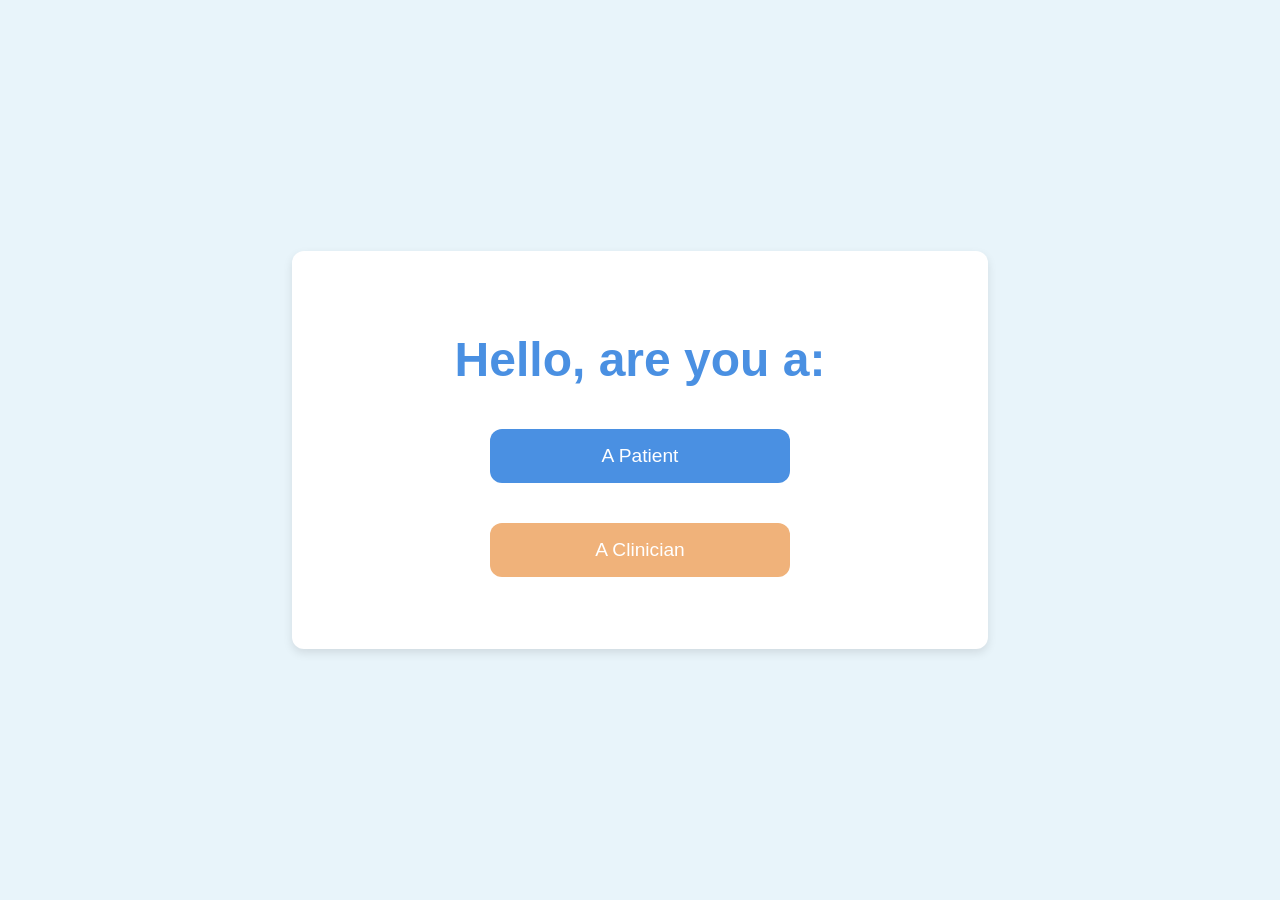
<file: index.html>
<!DOCTYPE html>
<html lang="en">
<head>
    <meta charset="UTF-8">
    <meta name="viewport" content="width=device-width, initial-scale=1.0">
    <title>Welcome to SereneNexus</title>
    <link rel="stylesheet" href="index-page.css">
</head>
<body>
    <div class="container">
        <h1>Hello, are you a:</h1>
        <button id="btn-patient"><a href="patient_login.html">A Patient</a></button>
        <button id="btn-clinician"><a href="clinician_login.html">A Clinician</a></button>
    </div>
    <script src="script.js"></script>
</body>
</html>
</file>
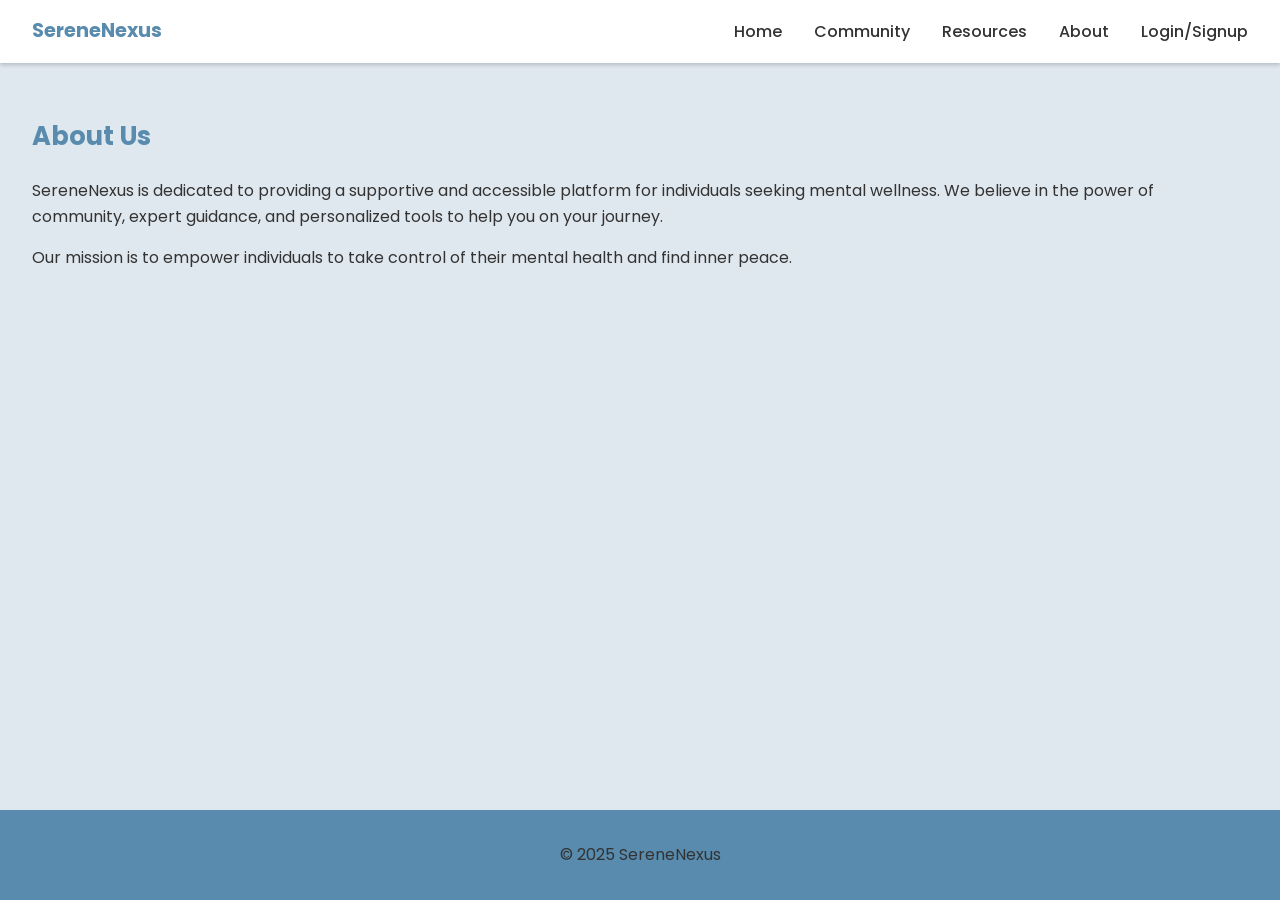
<file: about.html>
<!DOCTYPE html>
<html lang="en">
<head>
    <meta charset="UTF-8">
    <meta name="viewport" content="width=device-width, initial-scale=1.0">
    <title>About - SereneNexus</title>
    <link rel="stylesheet" href="styles.css">
    <link rel="preconnect" href="https://fonts.googleapis.com">
    <link rel="preconnect" href="https://fonts.gstatic.com" crossorigin>
    <link href="https://fonts.googleapis.com/css2?family=Poppins:wght@400;500;600;700&display=swap" rel="stylesheet">
</head>
<body>
    <header>
        <nav>
            <div class="logo">SereneNexus</div>
            <button class="menu-toggle" aria-label="Toggle navigation">
                <span class="bar"></span>
                <span class="bar"></span>
                <span class="bar"></span>
            </button>
            <ul class="nav-links">
                <li><a href="index.html">Home</a></li>
                <li><a href="community.html">Community</a></li>
                <li><a href="resources.html">Resources</a></li>
                <li><a href="about.html">About</a></li>
                <li><a href="login.html">Login/Signup</a></li>
            </ul>
        </nav>
    </header>
    <main>
        <section class="page-content">
            <h1>About Us</h1>
            <p>SereneNexus is dedicated to providing a supportive and accessible platform for individuals seeking mental wellness. We believe in the power of community, expert guidance, and personalized tools to help you on your journey.</p>
            <p>Our mission is to empower individuals to take control of their mental health and find inner peace.</p>
        </section>
    </main>
    <footer>
        <p>&copy; 2025 SereneNexus</p>
    </footer>
    <script src="script.js"></script>
</body>
</html>
</file>
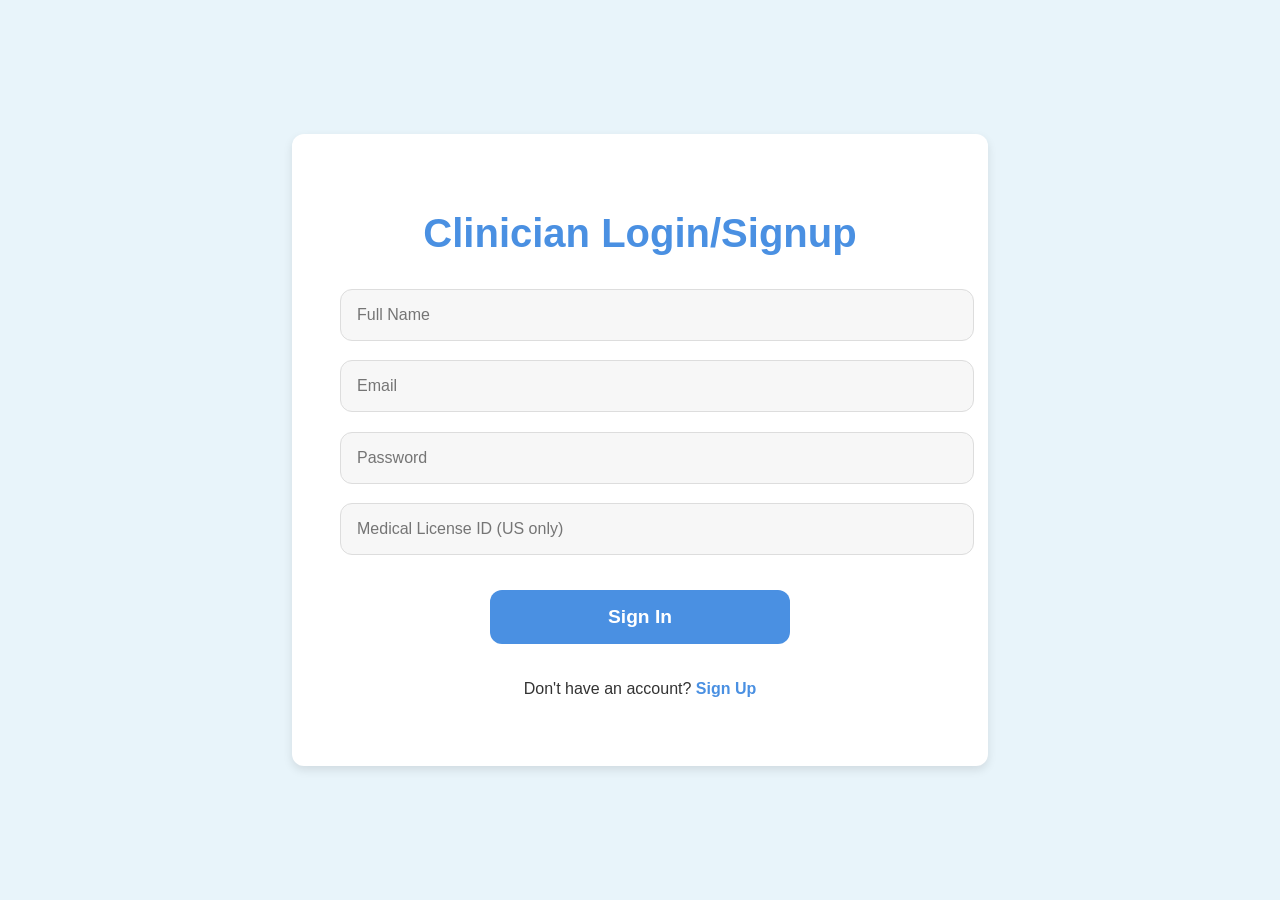
<file: clinician_login.html>
<!DOCTYPE html>
<html lang="en">
<head>
    <meta charset="UTF-8">
    <meta name="viewport" content="width=device-width, initial-scale=1.0">
    <title>Clinician Login</title>
    <link rel="stylesheet" href="login.css">
</head>
<body>
    <div class="container">
        <h1>Clinician Login/Signup</h1>
        <form>
            <input type="text" placeholder="Full Name" required>
            <input type="email" placeholder="Email" required>
            <input type="password" placeholder="Password" required>
            <input type="text" placeholder="Medical License ID (US only)" required>
            <button><a href="app_sections/clinician_sections/clinician-dashboard.html">Sign In</a></button>
            <p>Don't have an account? <a href="#">Sign Up</a></p>
        </form>
    </div>
</body>
</html>
</file>
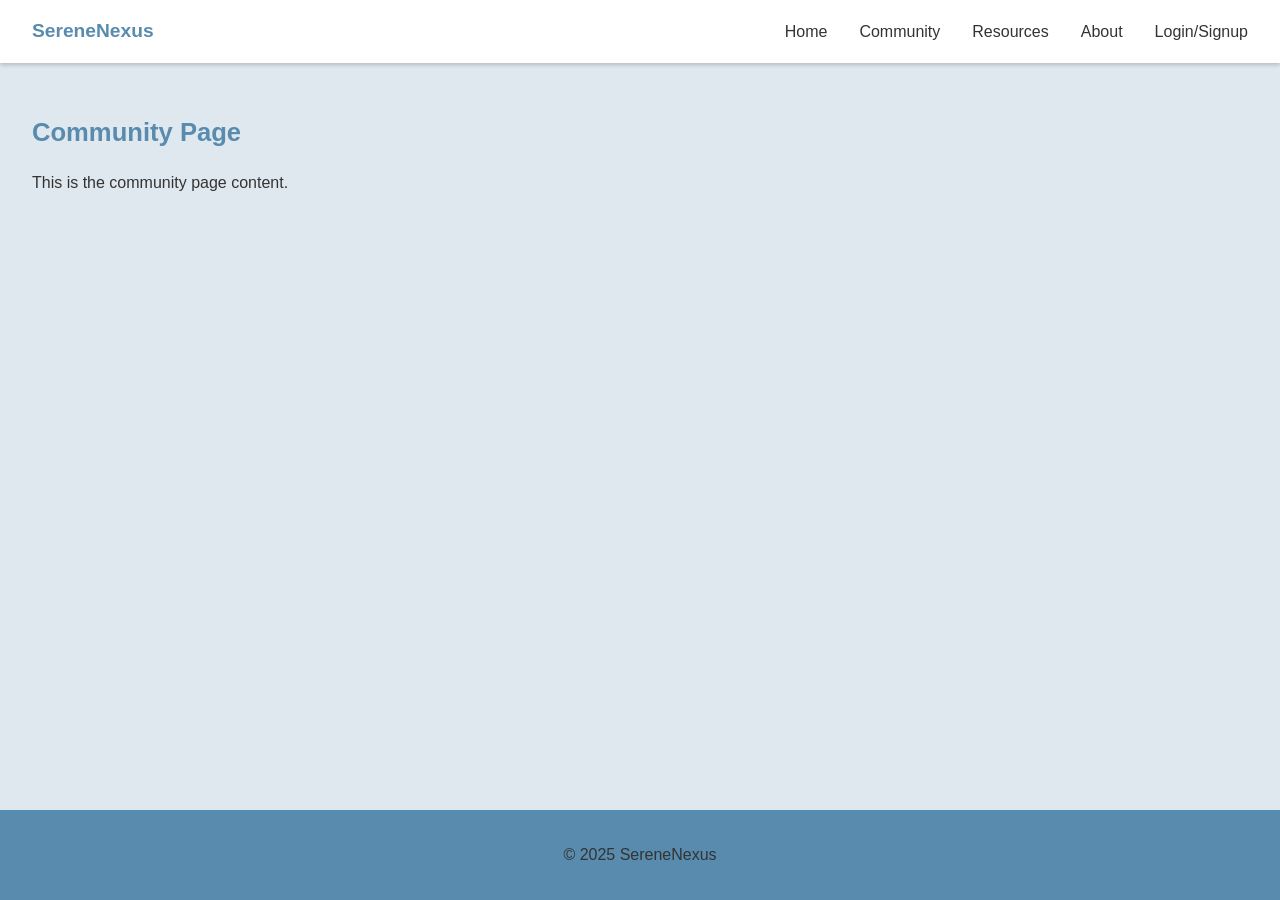
<file: community.html>
<!DOCTYPE html>
<html>
<head>
    <title>Community</title>
    <link rel="stylesheet" href="styles.css">
</head>
<body>
  <header>
        <nav>
            <div class="logo">SereneNexus</div>
            <button class="menu-toggle" aria-label="Toggle navigation">
                <span class="bar"></span>
                <span class="bar"></span>
                <span class="bar"></span>
            </button>
            <ul class="nav-links">
                <li><a href="index.html">Home</a></li>
                <li><a href="community.html">Community</a></li>
                <li><a href="resources.html">Resources</a></li>
                <li><a href="about.html">About</a></li>
                <li><a href="login.html">Login/Signup</a></li>
            </ul>
        </nav>
    </header>
    <main>
        <h1>Community Page</h1>
        <p>This is the community page content.</p>
    </main>
    <footer>
        <p>&copy; 2025 SereneNexus</p>
    </footer>
    <script src="script.js"></script>
</body>
</html>
</file>
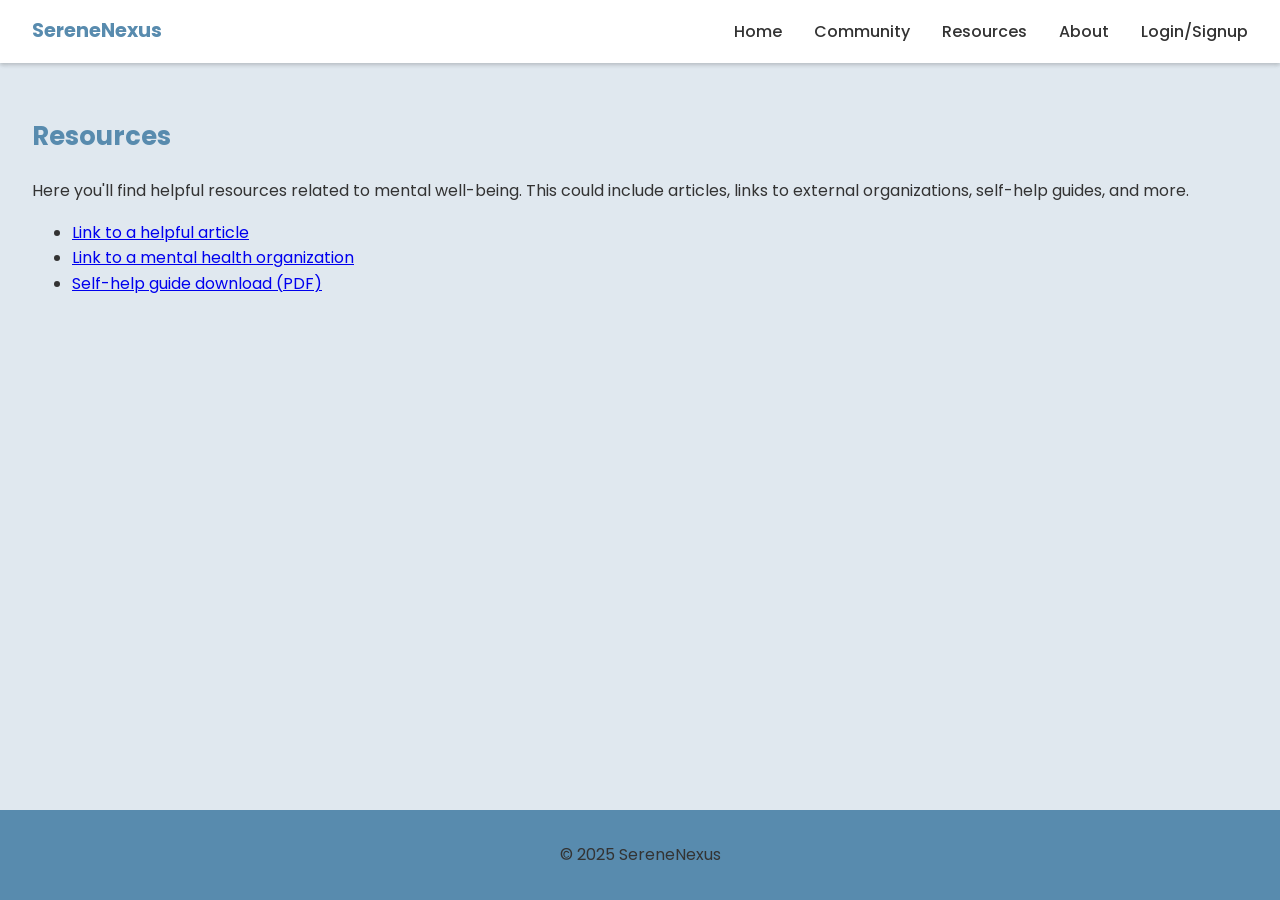
<file: e-learning.html>
<!DOCTYPE html>
<html lang="en">
<head>
    <meta charset="UTF-8">
    <meta name="viewport" content="width=device-width, initial-scale=1.0">
    <title>Resources - SereneNexus</title>
    <link rel="stylesheet" href="styles.css">
    <link rel="preconnect" href="https://fonts.googleapis.com">
    <link rel="preconnect" href="https://fonts.gstatic.com" crossorigin>
    <link href="https://fonts.googleapis.com/css2?family=Poppins:wght@400;500;600;700&display=swap" rel="stylesheet">
</head>
<body>
    <header>
        <nav>
            <div class="logo">SereneNexus</div>
            <button class="menu-toggle" aria-label="Toggle navigation">
                <span class="bar"></span>
                <span class="bar"></span>
                <span class="bar"></span>
            </button>
            <ul class="nav-links">
                <li><a href="index.html">Home</a></li>
                <li><a href="community.html">Community</a></li>
                <li><a href="resources.html">Resources</a></li>
                <li><a href="about.html">About</a></li>
                <li><a href="login.html">Login/Signup</a></li>
            </ul>
        </nav>
    </header>
    <main>
        <section class="page-content">
            <h1>Resources</h1>
            <p>Here you'll find helpful resources related to mental well-being. This could include articles, links to external organizations, self-help guides, and more.</p>
            <ul>
                <li><a href="#">Link to a helpful article</a></li>
                <li><a href="#">Link to a mental health organization</a></li>
                <li><a href="#">Self-help guide download (PDF)</a></li>
                </ul>
        </section>
    </main>
    <footer>
        <p>&copy; 2025 SereneNexus</p>
    </footer>
    <script src="script.js"></script>
</body>
</html>
</file>
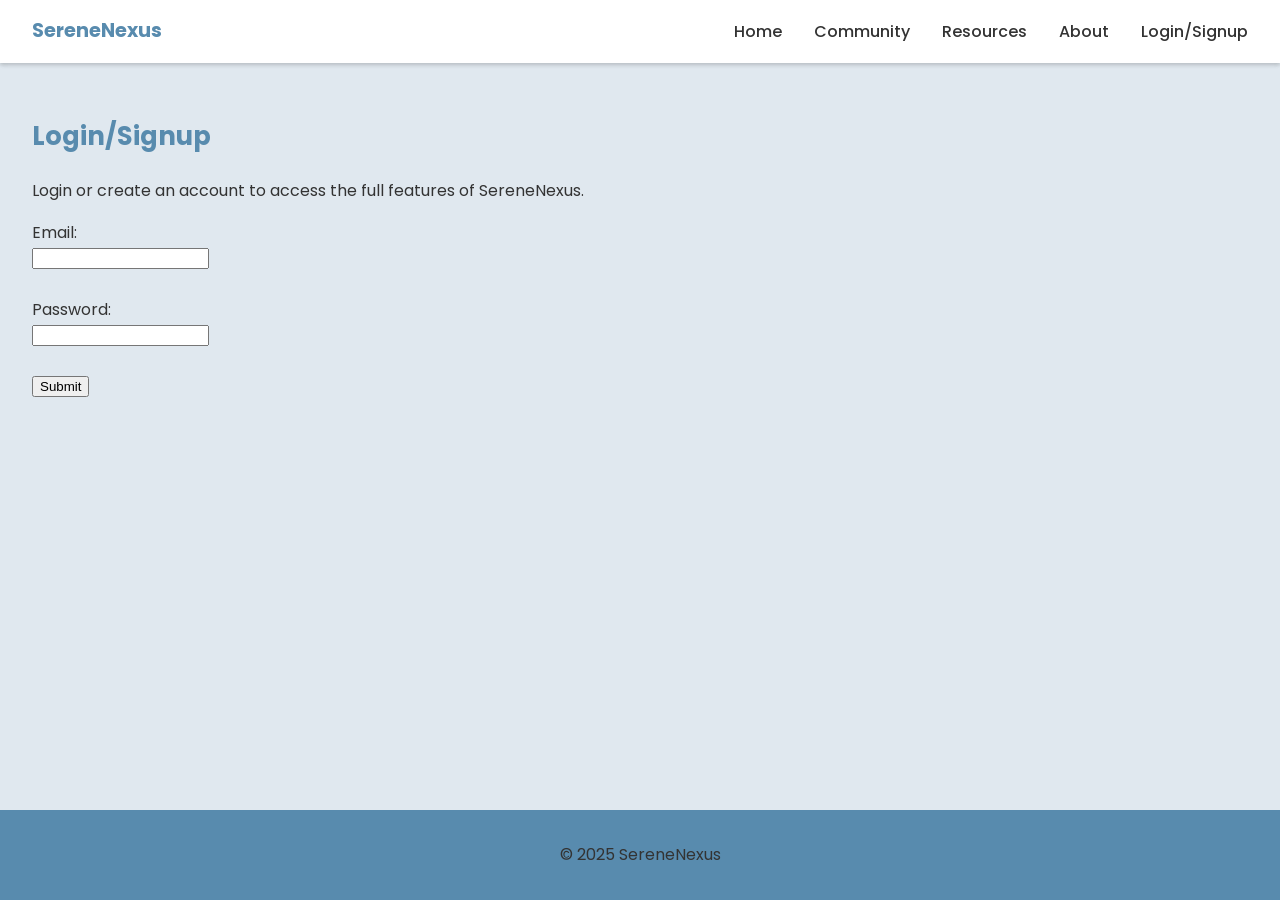
<file: login.html>
<!DOCTYPE html>
<html lang="en">
<head>
    <meta charset="UTF-8">
    <meta name="viewport" content="width=device-width, initial-scale=1.0">
    <title>Login/Signup - SereneNexus</title>
    <link rel="stylesheet" href="styles.css">
    <link rel="preconnect" href="https://fonts.googleapis.com">
    <link rel="preconnect" href="https://fonts.gstatic.com" crossorigin>
    <link href="https://fonts.googleapis.com/css2?family=Poppins:wght@400;500;600;700&display=swap" rel="stylesheet">
</head>
<body>
    <header>
        <nav>
            <div class="logo">SereneNexus</div>
            <button class="menu-toggle" aria-label="Toggle navigation">
                <span class="bar"></span>
                <span class="bar"></span>
                <span class="bar"></span>
            </button>
            <ul class="nav-links">
                <li><a href="index.html">Home</a></li>
                <li><a href="community.html">Community</a></li>
                <li><a href="resources.html">Resources</a></li>
                <li><a href="about.html">About</a></li>
                <li><a href="login.html">Login/Signup</a></li>
            </ul>
        </nav>
    </header>
    <main>
        <section class="page-content">
            <h1>Login/Signup</h1>
            <p>Login or create an account to access the full features of SereneNexus.</p>
            <form>
              <label for="email">Email:</label><br>
              <input type="email" id="email" name="email"><br><br>
              <label for="password">Password:</label><br>
              <input type="password" id="password" name="password"><br><br>
              <input type="submit" value="Submit">
            </form>
        </section>
    </main>
    <footer>
        <p>&copy; 2025 SereneNexus</p>
    </footer>
    <script src="script.js"></script>
</body>
</html>
</file>
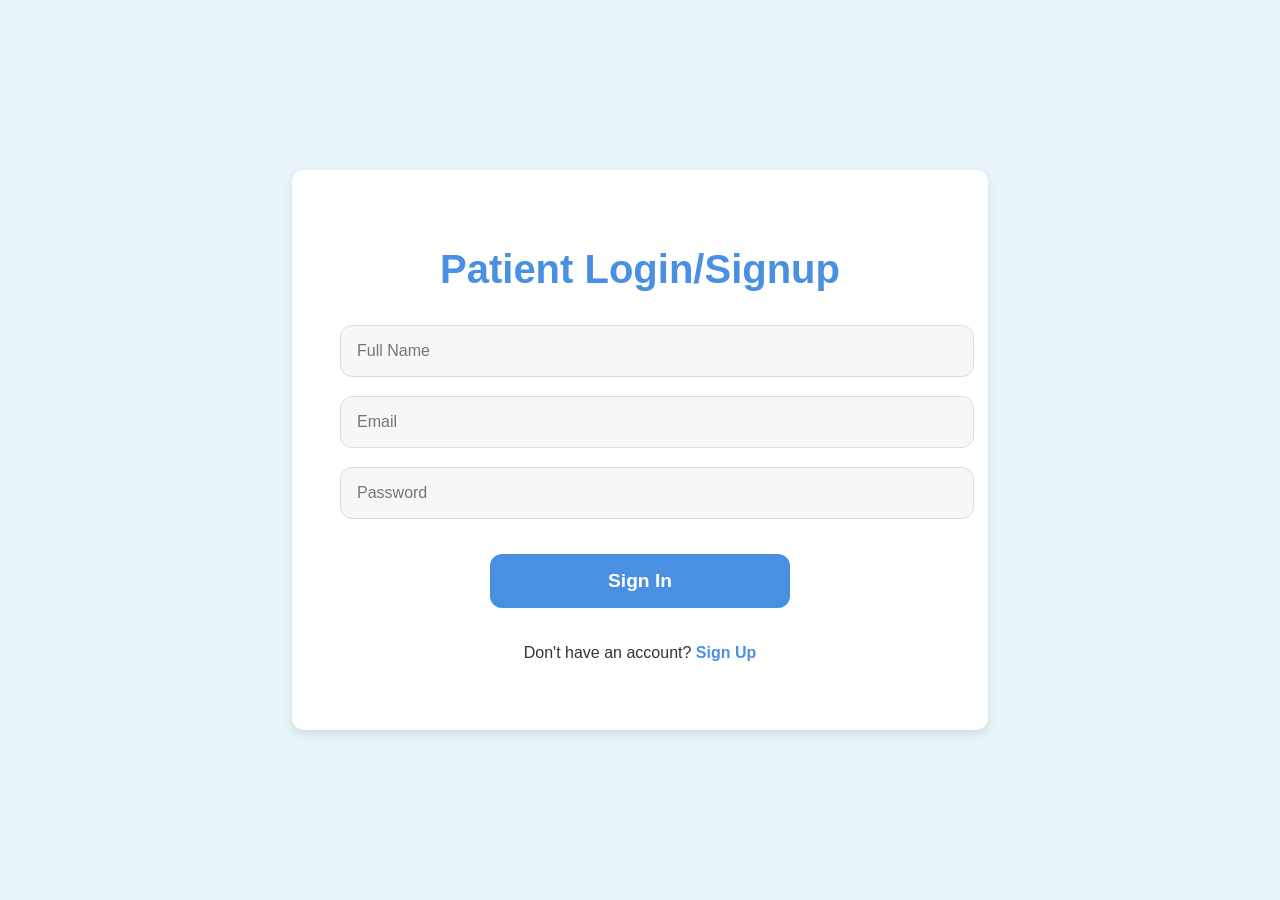
<file: patient_login.html>
<!DOCTYPE html>
<html lang="en">
<head>
    <meta charset="UTF-8">
    <meta name="viewport" content="width=device-width, initial-scale=1.0">
    <title>Patient Login</title>
    <link rel="stylesheet" href="login.css">
</head>
<body>
    <div class="container">
        <h1>Patient Login/Signup</h1>
        <form>
            <input type="text" placeholder="Full Name">
            <input type="email" placeholder="Email" >
            <input type="password" placeholder="Password" >
            <button><a href="app_sections/patient_sections/patient-dashboard.html">Sign In</a></button>
            <p>Don't have an account? <a href="#">Sign Up</a></p>
        </form>
    </div>
</body>
</html>
</file>
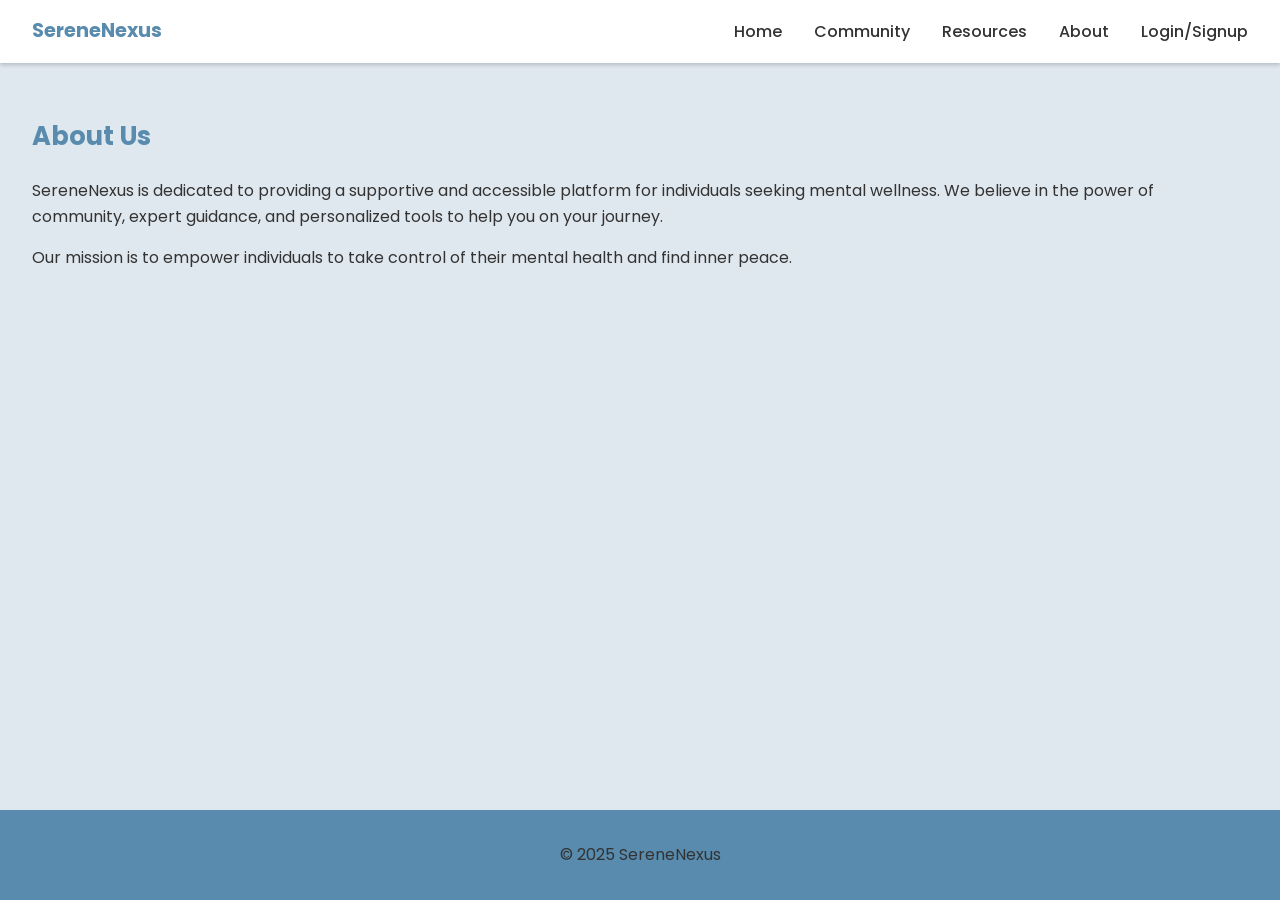
<file: app_sections/about.html>
<!DOCTYPE html>
<html lang="en">
<head>
    <meta charset="UTF-8">
    <meta name="viewport" content="width=device-width, initial-scale=1.0">
    <title>About - SereneNexus</title>
    <link rel="stylesheet" href="../styles.css">
    <link rel="preconnect" href="https://fonts.googleapis.com">
    <link rel="preconnect" href="https://fonts.gstatic.com" crossorigin>
    <link href="https://fonts.googleapis.com/css2?family=Poppins:wght@400;500;600;700&display=swap" rel="stylesheet">
</head>
<body>
    <header>
        <nav>
            <div class="logo">SereneNexus</div>
            <button class="menu-toggle" aria-label="Toggle navigation">
                <span class="bar"></span>
                <span class="bar"></span>
                <span class="bar"></span>
            </button>
            <ul class="nav-links">
                <li><a href="index.html">Home</a></li>
                <li><a href="community.html">Community</a></li>
                <li><a href="resources.html">Resources</a></li>
                <li><a href="about.html">About</a></li>
                <li><a href="login.html">Login/Signup</a></li>
            </ul>
        </nav>
    </header>
    <main>
        <section class="page-content">
            <h1>About Us</h1>
            <p>SereneNexus is dedicated to providing a supportive and accessible platform for individuals seeking mental wellness. We believe in the power of community, expert guidance, and personalized tools to help you on your journey.</p>
            <p>Our mission is to empower individuals to take control of their mental health and find inner peace.</p>
        </section>
    </main>
    <footer>
        <p>&copy; 2025 SereneNexus</p>
    </footer>
    <script src="../script.js"></script>
</body>
</html>
</file>
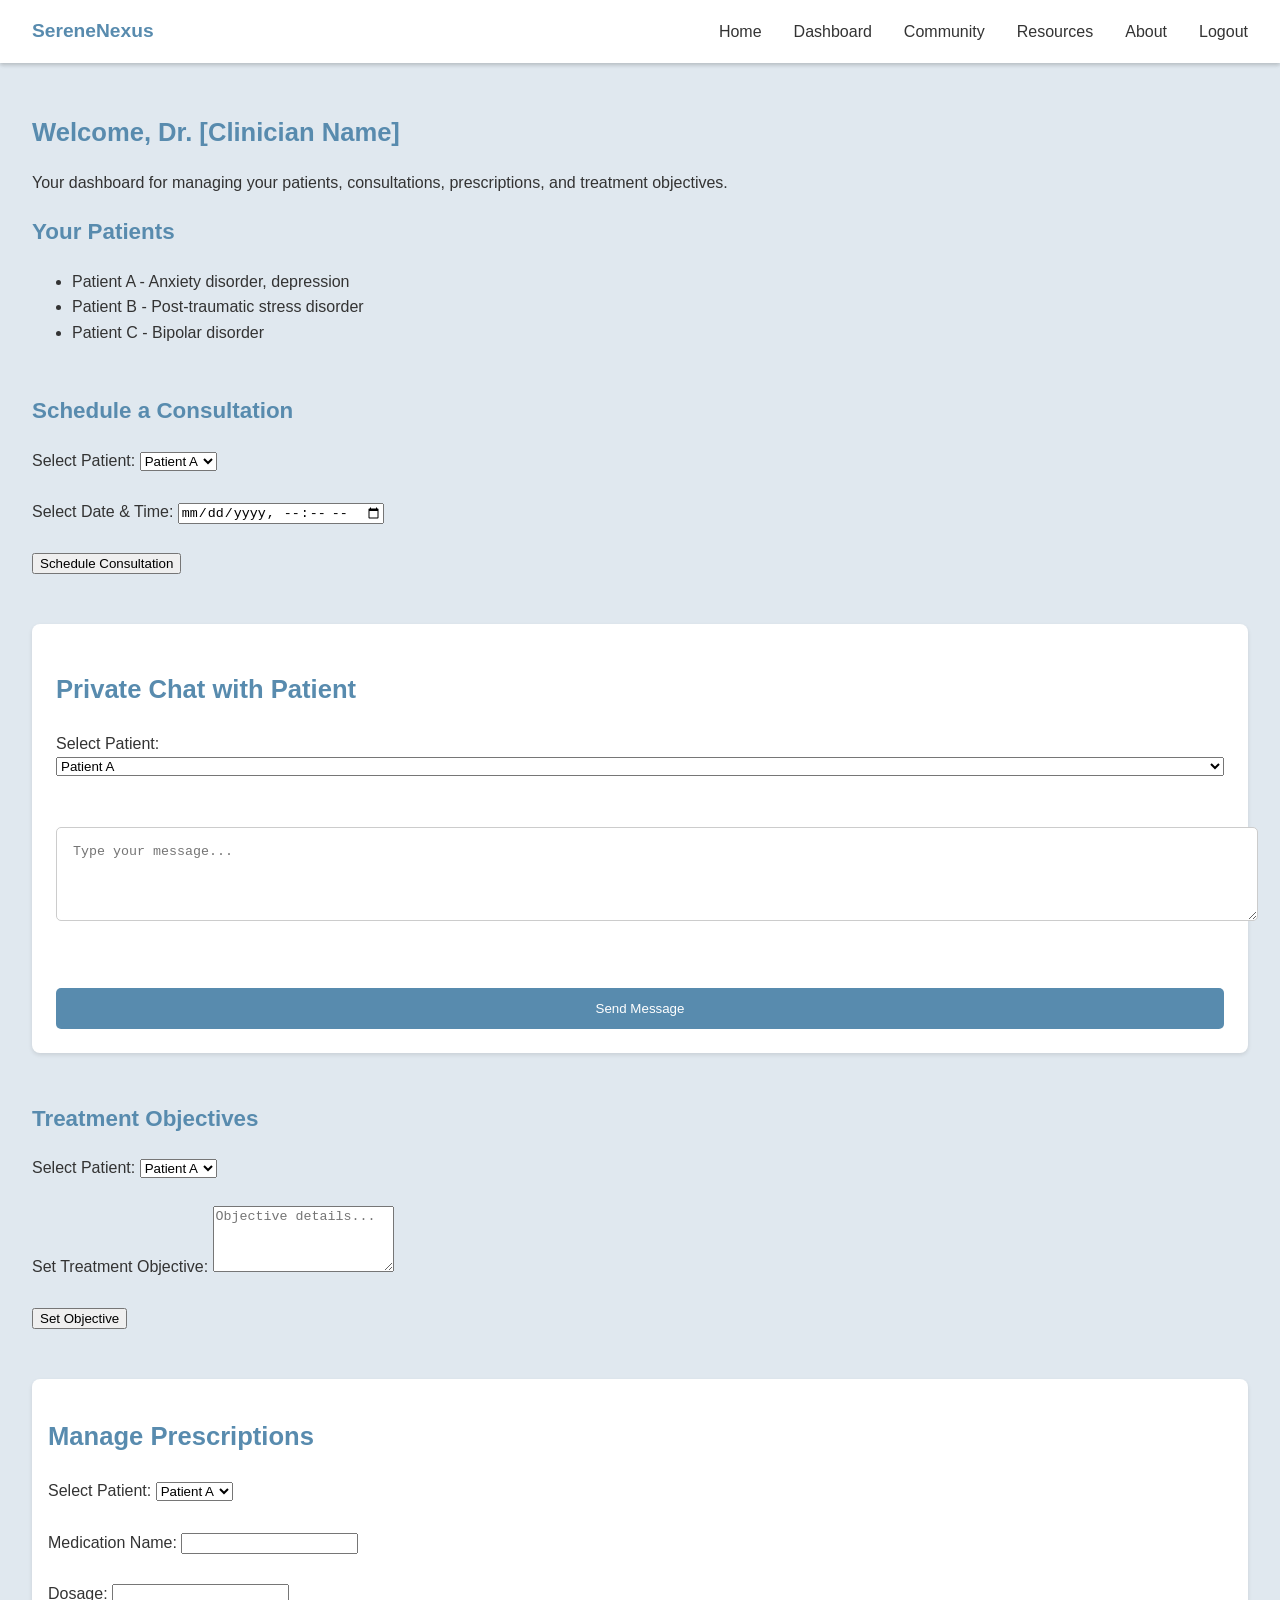
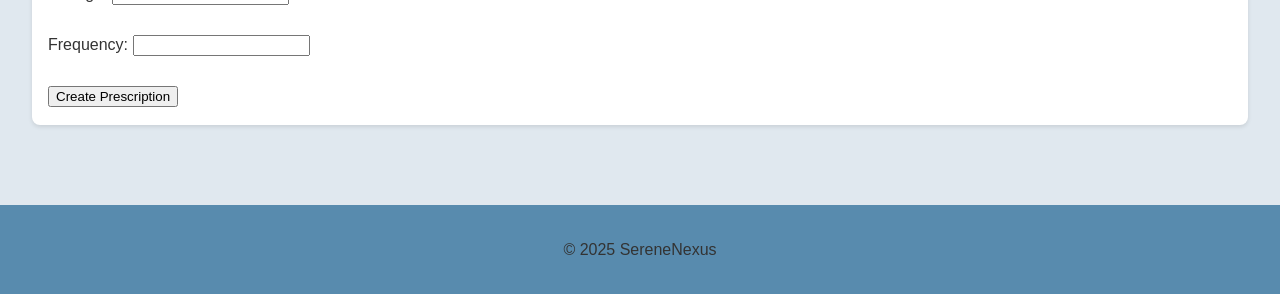
<file: app_sections/clinician-dashboard.html>
<!DOCTYPE html>
<html lang="en">
<head>
    <meta charset="UTF-8">
    <meta name="viewport" content="width=device-width, initial-scale=1.0">
    <title>Clinician Dashboard - SereneNexus</title>
    <link rel="stylesheet" href="../styles.css">
</head>
<body>
  <header>
    <nav>
        <div class="logo">SereneNexus</div>
        <button class="menu-toggle" aria-label="Toggle navigation">
            <span class="bar"></span>
            <span class="bar"></span>
            <span class="bar"></span>
        </button>
        <ul class="nav-links">
            <li><a href="index.html">Home</a></li>
            <li><a href="clinician-dashboard.html">Dashboard</a></li>
            <li><a href="community.html">Community</a></li>
            <li><a href="resources.html">Resources</a></li>
            <li><a href="about.html">About</a></li>
            <li><a href="login.html">Logout</a></li>
        </ul>
    </nav>
  </header>

  <main>
    <h1>Welcome, Dr. [Clinician Name]</h1>
    <p>Your dashboard for managing your patients, consultations, prescriptions, and treatment objectives.</p>

    <!-- Patient List Section -->
    <section class="patient-list">
        <h2>Your Patients</h2>
        <ul id="patient-list">
            <!-- Patient entries will be dynamically generated here -->
        </ul>
    </section>

    <!-- Consultation Scheduling -->
    <section class="schedule-consultation">
        <h2>Schedule a Consultation</h2>
        <form id="consultation-form">
            <label for="patient-select">Select Patient:</label>
            <select id="patient-select">
                <!-- Patient names will populate here -->
            </select>
            <br><br>
            <label for="consultation-date">Select Date & Time:</label>
            <input type="datetime-local" id="consultation-date" required>
            <br><br>
            <button type="submit">Schedule Consultation</button>
        </form>
    </section>

    <!-- Private Chat Section -->
    <section class="private-chat">
        <h2>Private Chat with Patient</h2>
        <form id="chat-form">
            <label for="chat-select">Select Patient:</label>
            <select id="chat-select">
                <!-- Patient names will populate here -->
            </select>
            <br><br>
            <textarea id="chat-message" placeholder="Type your message..." rows="4"></textarea>
            <br><br>
            <button type="submit">Send Message</button>
        </form>
        <div id="chat-history">
            <!-- Chat history for the selected patient -->
        </div>
    </section>

    <!-- Treatment Objectives -->
    <section class="treatment-objectives">
        <h2>Treatment Objectives</h2>
        <form id="objectives-form">
            <label for="patient-objective-select">Select Patient:</label>
            <select id="patient-objective-select">
                <!-- Patient names will populate here -->
            </select>
            <br><br>
            <label for="objective-input">Set Treatment Objective:</label>
            <textarea id="objective-input" placeholder="Objective details..." rows="4"></textarea>
            <br><br>
            <button type="submit">Set Objective</button>
        </form>
    </section>

    <!-- Prescription Management -->
    <section class="prescriptions">
        <h2>Manage Prescriptions</h2>
        <form id="prescription-form">
            <label for="prescription-patient-select">Select Patient:</label>
            <select id="prescription-patient-select">
                <!-- Patient names will populate here -->
            </select>
            <br><br>
            <label for="medication-name">Medication Name:</label>
            <input type="text" id="medication-name" required>
            <br><br>
            <label for="dosage">Dosage:</label>
            <input type="text" id="dosage" required>
            <br><br>
            <label for="frequency">Frequency:</label>
            <input type="text" id="frequency" required>
            <br><br>
            <button type="submit">Create Prescription</button>
        </form>
    </section>

  </main>

  <footer>
    <p>&copy; 2025 SereneNexus</p>
  </footer>

  <script src="../script.js"></script>
  <script>
    document.addEventListener("DOMContentLoaded", function() {
        const patients = [
            { id: 1, name: "Patient A", medicalHistory: "Anxiety disorder, depression", consultations: [], objectives: [], prescriptions: [] },
            { id: 2, name: "Patient B", medicalHistory: "Post-traumatic stress disorder", consultations: [], objectives: [], prescriptions: [] },
            { id: 3, name: "Patient C", medicalHistory: "Bipolar disorder", consultations: [], objectives: [], prescriptions: [] },
        ];

        // Populate patient lists in forms
        const patientSelect = document.getElementById("patient-select");
        const chatSelect = document.getElementById("chat-select");
        const patientObjectiveSelect = document.getElementById("patient-objective-select");
        const prescriptionPatientSelect = document.getElementById("prescription-patient-select");

        patients.forEach(patient => {
            const option = document.createElement("option");
            option.value = patient.id;
            option.textContent = patient.name;
            patientSelect.appendChild(option);
            chatSelect.appendChild(option.cloneNode(true));
            patientObjectiveSelect.appendChild(option.cloneNode(true));
            prescriptionPatientSelect.appendChild(option.cloneNode(true));
        });

        // Display patient list
        const patientListContainer = document.getElementById("patient-list");
        patients.forEach(patient => {
            const listItem = document.createElement("li");
            listItem.textContent = `${patient.name} - ${patient.medicalHistory}`;
            patientListContainer.appendChild(listItem);
        });

        // Handle scheduling consultations
        const consultationForm = document.getElementById("consultation-form");
        consultationForm.addEventListener("submit", function(e) {
            e.preventDefault();
            const selectedPatientId = document.getElementById("patient-select").value;
            const consultationDate = document.getElementById("consultation-date").value;
            alert(`Consultation scheduled with ${patients[selectedPatientId - 1].name} for ${consultationDate}`);
        });

        // Handle private chat
        const chatForm = document.getElementById("chat-form");
        chatForm.addEventListener("submit", function(e) {
            e.preventDefault();
            const selectedPatientId = document.getElementById("chat-select").value;
            const message = document.getElementById("chat-message").value;
            alert(`Message sent to ${patients[selectedPatientId - 1].name}: ${message}`);
        });

        // Handle treatment objectives
        const objectivesForm = document.getElementById("objectives-form");
        objectivesForm.addEventListener("submit", function(e) {
            e.preventDefault();
            const selectedPatientId = document.getElementById("patient-objective-select").value;
            const objective = document.getElementById("objective-input").value;
            alert(`Objective set for ${patients[selectedPatientId - 1].name}: ${objective}`);
        });

        // Handle prescriptions
        const prescriptionForm = document.getElementById("prescription-form");
        prescriptionForm.addEventListener("submit", function(e) {
            e.preventDefault();
            const selectedPatientId = document.getElementById("prescription-patient-select").value;
            const medicationName = document.getElementById("medication-name").value;
            const dosage = document.getElementById("dosage").value;
            const frequency = document.getElementById("frequency").value;
            alert(`Prescription for ${patients[selectedPatientId - 1].name}: ${medicationName} - ${dosage}, ${frequency}`);
        });
    });
  </script>
</body>
</html>
</file>
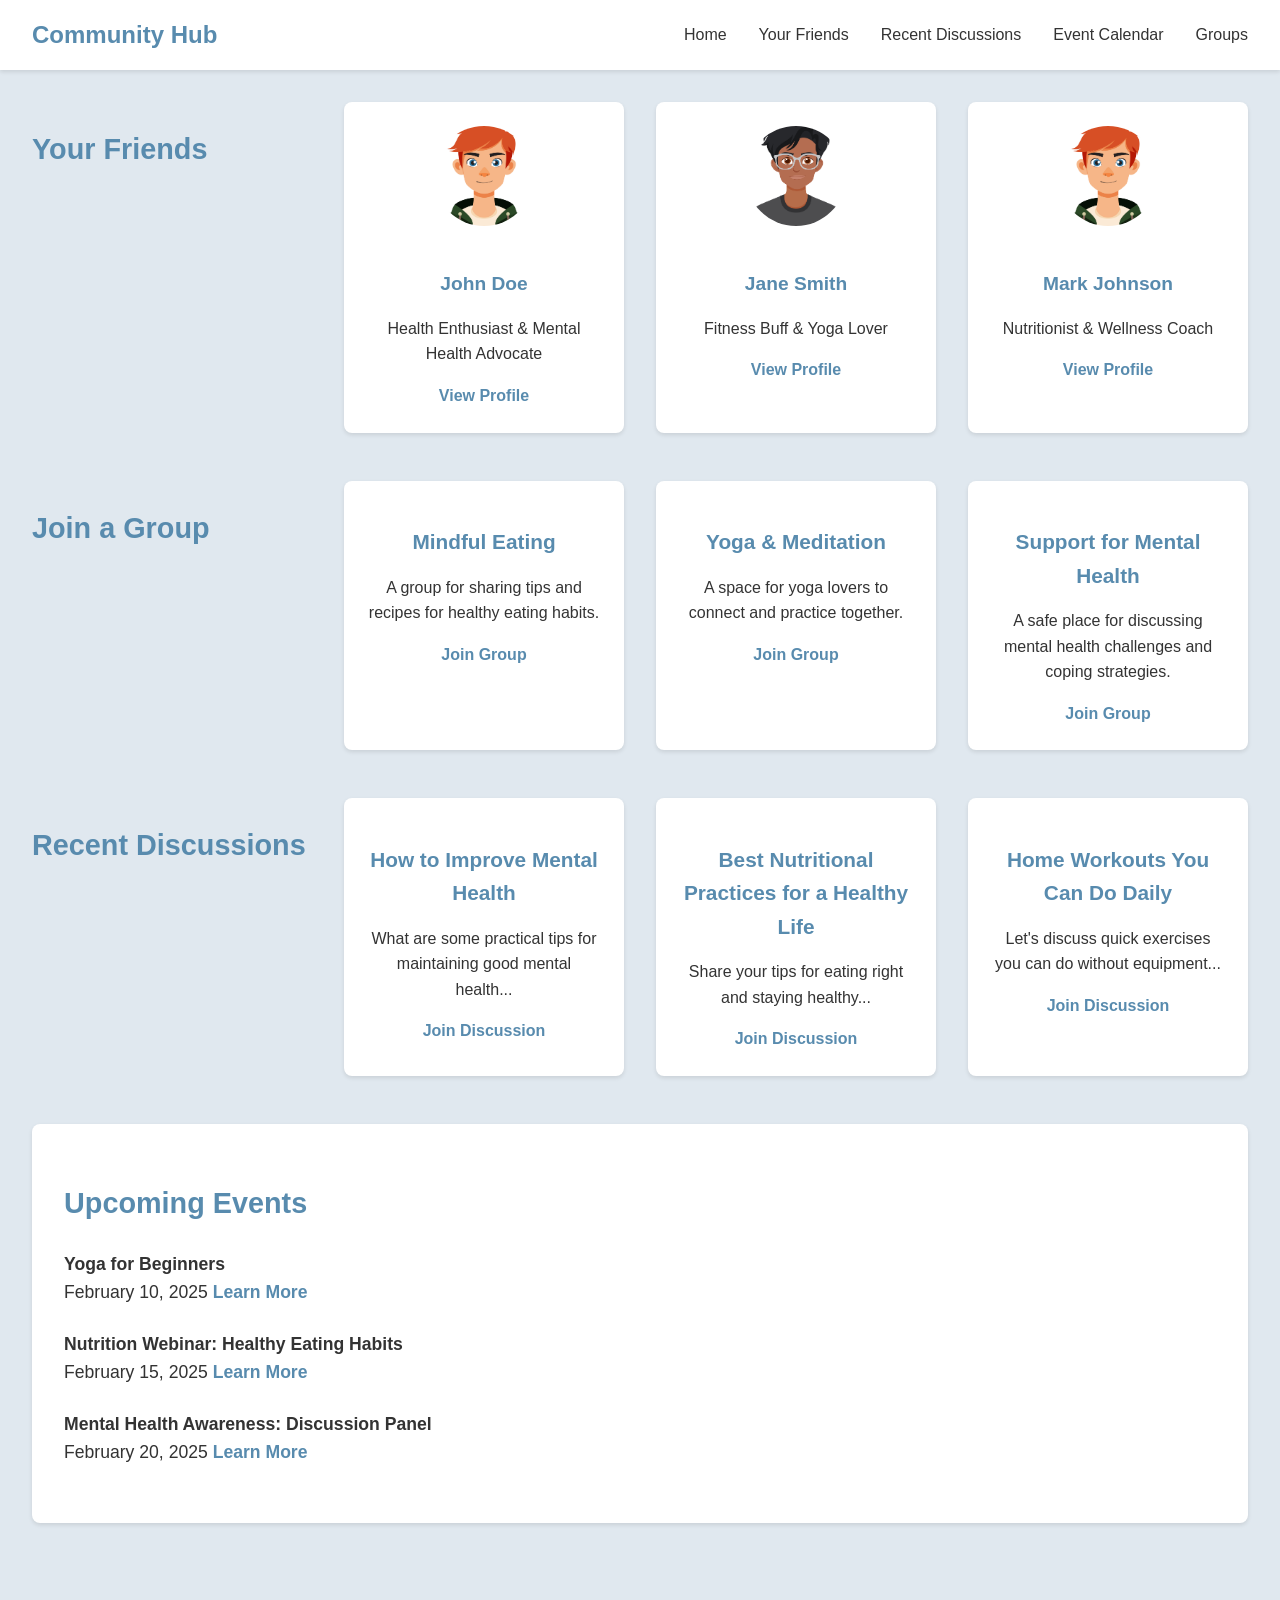
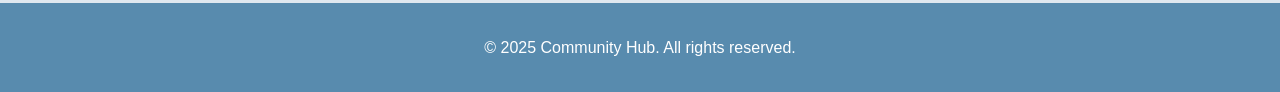
<file: app_sections/community.html>
<!DOCTYPE html>
<html lang="en">
<head>
    <meta charset="UTF-8">
    <meta name="viewport" content="width=device-width, initial-scale=1.0">
    <title>Community Dashboard</title>
    <link rel="stylesheet" href="community.css">
</head>
<body>

    <!-- Header Section -->
    <header>
        <nav>
            <div class="logo">Community Hub</div>
            <ul class="nav-links">
                <li><a href="../index.html">Home</a></li>
                <li><a href="#friends">Your Friends</a></li>
                <li><a href="#discussions">Recent Discussions</a></li>
                <li><a href="#events">Event Calendar</a></li>
                <li><a href="#groups">Groups</a></li>
            </ul>
            <button class="menu-toggle">
                <span class="bar"></span>
                <span class="bar"></span>
                <span class="bar"></span>
            </button>
        </nav>
    </header>

    <!-- Main Content -->
    <main>
        <!-- Your Friends Section -->
        <section id="friends" class="your-friends">
            <h2>Your Friends</h2>
            <div class="friend-card">
                <img src="../media/avatar-boy-1.jpg" alt="Friend 1">
                <h3>John Doe</h3>
                <p>Health Enthusiast & Mental Health Advocate</p>
                <a href="#">View Profile</a>
            </div>
            <div class="friend-card">
                <img src="../media/avatar-boy-2.jpg" alt="Friend 2">
                <h3>Jane Smith</h3>
                <p>Fitness Buff & Yoga Lover</p>
                <a href="#">View Profile</a>
            </div>
            <div class="friend-card">
                <img src="../media/avatar-boy-1.jpg" alt="Friend 3">
                <h3>Mark Johnson</h3>
                <p>Nutritionist & Wellness Coach</p>
                <a href="#">View Profile</a>
            </div>
        </section>

        <!-- Join a Group Section -->
        <section id="groups" class="groups">
            <h2>Join a Group</h2>
            <div class="group-card">
                <h3>Mindful Eating</h3>
                <p>A group for sharing tips and recipes for healthy eating habits.</p>
                <a href="#">Join Group</a>
            </div>
            <div class="group-card">
                <h3>Yoga & Meditation</h3>
                <p>A space for yoga lovers to connect and practice together.</p>
                <a href="#">Join Group</a>
            </div>
            <div class="group-card">
                <h3>Support for Mental Health</h3>
                <p>A safe place for discussing mental health challenges and coping strategies.</p>
                <a href="#">Join Group</a>
            </div>
        </section>

        <!-- Recent Discussions Section -->
        <section id="discussions" class="recent-discussions">
            <h2>Recent Discussions</h2>
            <div class="discussion-item">
                <h3>How to Improve Mental Health</h3>
                <p>What are some practical tips for maintaining good mental health...</p>
                <a href="#">Join Discussion</a>
            </div>
            <div class="discussion-item">
                <h3>Best Nutritional Practices for a Healthy Life</h3>
                <p>Share your tips for eating right and staying healthy...</p>
                <a href="#">Join Discussion</a>
            </div>
            <div class="discussion-item">
                <h3>Home Workouts You Can Do Daily</h3>
                <p>Let's discuss quick exercises you can do without equipment...</p>
                <a href="#">Join Discussion</a>
            </div>
        </section>

        <!-- Event Calendar Section -->
        <section id="events" class="event-calendar">
            <h2>Upcoming Events</h2>
            <ul>
                <li>
                    <strong>Yoga for Beginners</strong><br>
                    <span>February 10, 2025</span>
                    <a href="#">Learn More</a>
                </li>
                <li>
                    <strong>Nutrition Webinar: Healthy Eating Habits</strong><br>
                    <span>February 15, 2025</span>
                    <a href="#">Learn More</a>
                </li>
                <li>
                    <strong>Mental Health Awareness: Discussion Panel</strong><br>
                    <span>February 20, 2025</span>
                    <a href="#">Learn More</a>
                </li>
            </ul>
        </section>
    </main>

    <!-- Footer Section -->
    <footer>
        <p>&copy; 2025 Community Hub. All rights reserved.</p>
    </footer>

    <script>
        // Mobile Navigation Toggle
        const menuToggle = document.querySelector('.menu-toggle');
        const navLinks = document.querySelector('.nav-links');
        
        menuToggle.addEventListener('click', () => {
            navLinks.classList.toggle('active');
        });
    </script>

</body>
</html>
</file>
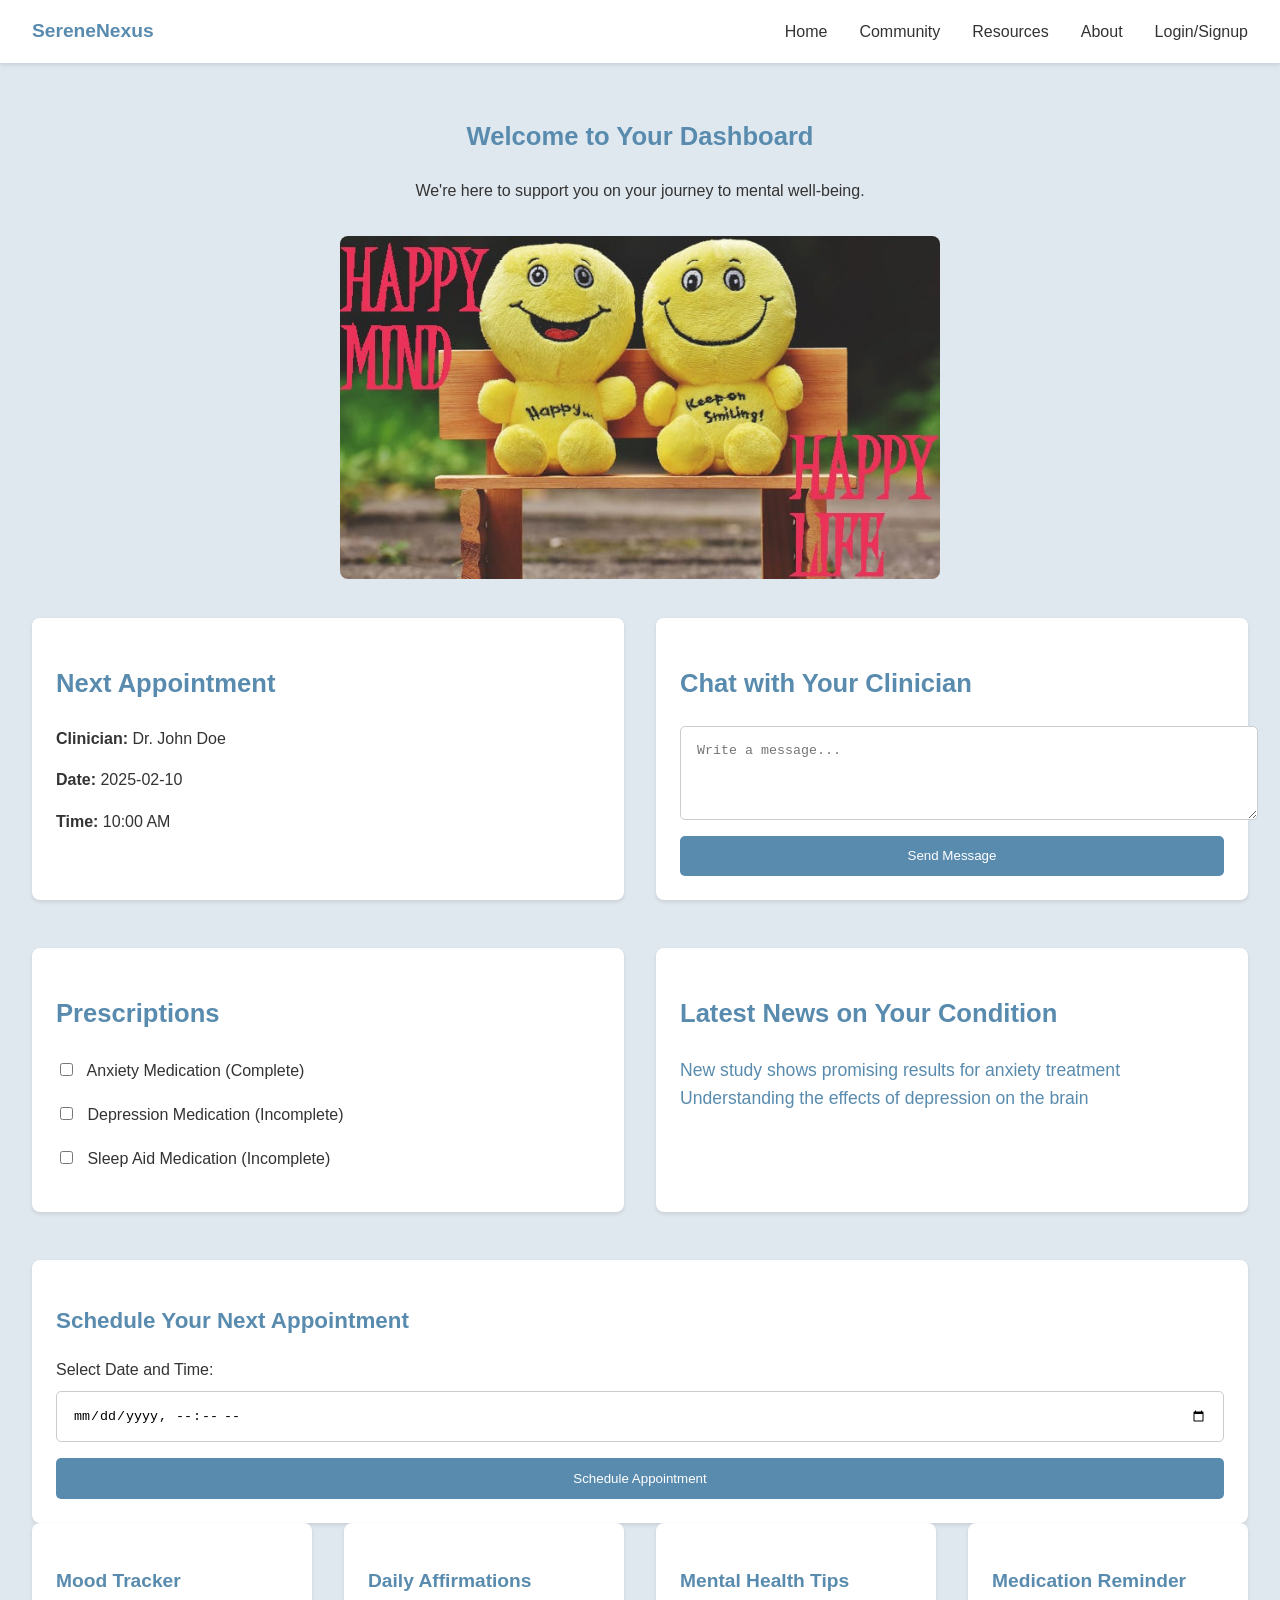
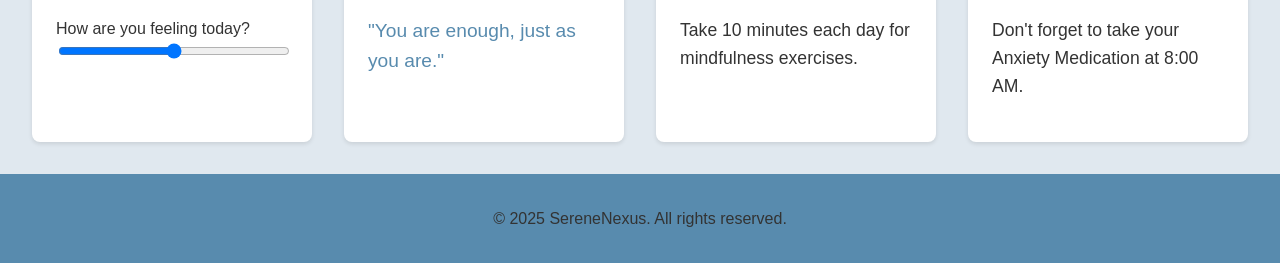
<file: app_sections/patient-dashboard.html>
<!DOCTYPE html>
<html lang="en">

<head>
    <meta charset="UTF-8">
    <meta name="viewport" content="width=device-width, initial-scale=1.0">
    <title>Patient Dashboard</title>
    <link rel="stylesheet" href="patient-dashboard.css">
</head>

<body>
    <header>
        <nav>
            <div class="logo">SereneNexus</div>
            <button class="menu-toggle" aria-label="Toggle navigation">
                <span class="bar"></span>
                <span class="bar"></span>
                <span class="bar"></span>
            </button>
            <ul class="nav-links">
                <li><a href="index.html">Home</a></li>
                <li><a href="community.html">Community</a></li>
                <li><a href="resources.html">Resources</a></li>
                <li><a href="about.html">About</a></li>
                <li><a href="login.html">Login/Signup</a></li>
            </ul>
        </nav>
    </header>

    <main>
        <section class="welcome">
            <h1>Welcome to Your Dashboard</h1>
            <p>We're here to support you on your journey to mental well-being.</p>
            <img src="../media/peaceful-image.jpg" alt="Peaceful and Happy Image">
        </section>

        <section class="dashboard-row">
            <div class="next-appointment">
                <h2>Next Appointment</h2>
                <p><strong>Clinician:</strong> Dr. John Doe</p>
                <p><strong>Date:</strong> 2025-02-10</p>
                <p><strong>Time:</strong> 10:00 AM</p>
            </div>

            <div class="private-chat">
                <h2>Chat with Your Clinician</h2>
                <form action="#">
                    <textarea placeholder="Write a message..." rows="4"></textarea>
                    <button type="submit">Send Message</button>
                </form>
            </div>
        </section>

        <section class="dashboard-row">
            <div class="prescriptions">
                <h2>Prescriptions</h2>
                <ul class="prescription-list">
                    <li>
                        <label for="med1">
                            <input type="checkbox" id="med1">
                            Anxiety Medication (Complete)
                        </label>
                    </li>
                    <li>
                        <label for="med2">
                            <input type="checkbox" id="med2">
                            Depression Medication (Incomplete)
                        </label>
                    </li>
                    <li>
                        <label for="med3">
                            <input type="checkbox" id="med3">
                            Sleep Aid Medication (Incomplete)
                        </label>
                    </li>
                </ul>
            </div>

            <div class="disease-news">
                <h2>Latest News on Your Condition</h2>
                <ul>
                    <li><a href="#">New study shows promising results for anxiety treatment</a></li>
                    <li><a href="#">Understanding the effects of depression on the brain</a></li>
                </ul>
            </div>
        </section>

        <section class="schedule">
            <h2>Schedule Your Next Appointment</h2>
            <form action="#">
                <label for="appointment-date">Select Date and Time:</label>
                <input type="datetime-local" id="appointment-date" name="appointment-date">
                <button type="submit">Schedule Appointment</button>
            </form>
        </section>

        <section class="widgets">
            <div class="widget mood-tracker">
                <h3>Mood Tracker</h3>
                <label for="mood-range">How are you feeling today?</label>
                <input type="range" id="mood-range" name="mood" min="1" max="5">
            </div>

            <div class="widget daily-affirmations">
                <h3>Daily Affirmations</h3>
                <p>"You are enough, just as you are."</p>
            </div>

            <div class="widget mental-health-tips">
                <h3>Mental Health Tips</h3>
                <p>Take 10 minutes each day for mindfulness exercises.</p>
            </div>

            <div class="widget medication-reminder">
                <h3>Medication Reminder</h3>
                <p>Don't forget to take your Anxiety Medication at 8:00 AM.</p>
            </div>
        </section>
    </main>

    <footer>
        <p>&copy; 2025 SereneNexus. All rights reserved.</p>
    </footer>

    <script src="../script.js"></script>
</body>

</html>
</file>
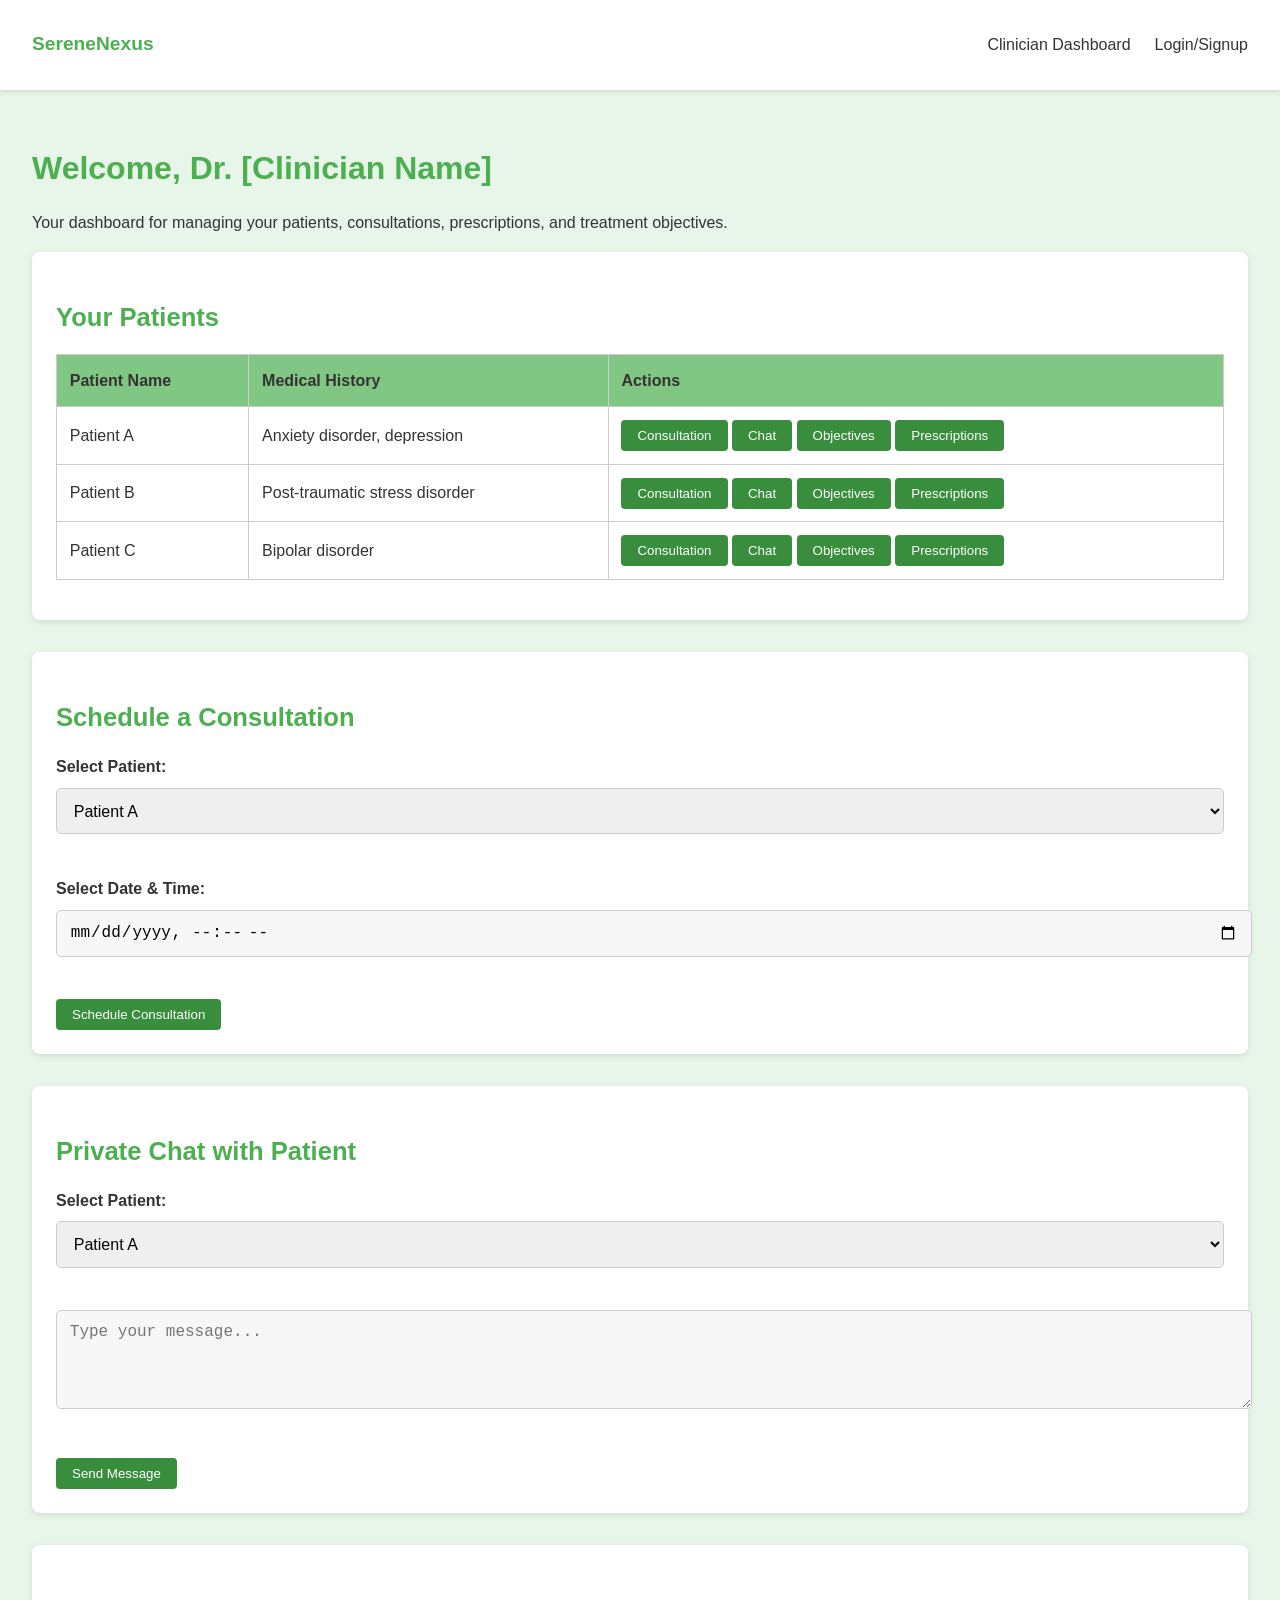
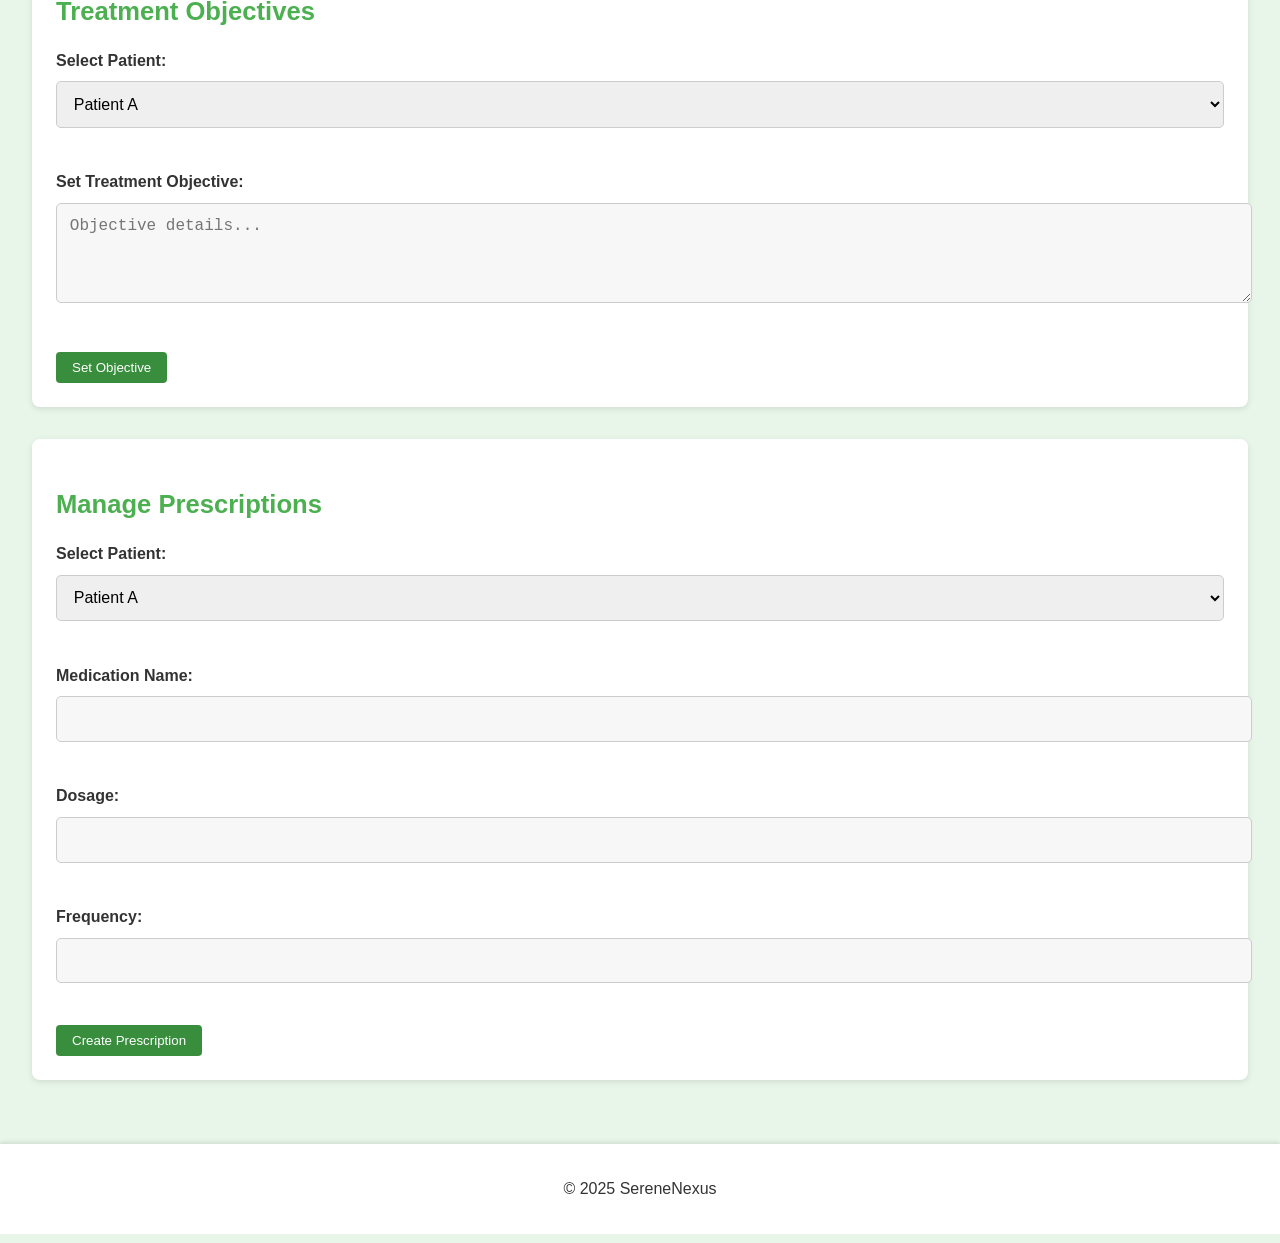
<file: app_sections/clinician_sections/clinician-dashboard.html>
<!DOCTYPE html>
<html lang="en">
<head>
    <meta charset="UTF-8">
    <meta name="viewport" content="width=device-width, initial-scale=1.0">
    <title>Clinician Dashboard - SereneNexus</title>
    <link rel="stylesheet" href="new-clinician-dashboard.css">
</head>
<body>
    <header>
        <nav>
            <div class="logo">SereneNexus</div>
            <button class="menu-toggle" aria-label="Toggle navigation">
                <span class="bar"></span>
                <span class="bar"></span>
                <span class="bar"></span>
            </button>
            <ul class="nav-links">
                <li><a href="clinician-dashboard.html">Clinician Dashboard</a></li>
                <li><a href="../../clinician_login.html">Login/Signup</a></li>
            </ul>
        </nav>
    </header>

    <main>
        <h1>Welcome, Dr. [Clinician Name]</h1>
        <p>Your dashboard for managing your patients, consultations, prescriptions, and treatment objectives.</p>

        <!-- Patient List Section -->
        <section class="patient-list">
            <h2>Your Patients</h2>
            <table class="patient-table" id="patient-list">
                <thead>
                    <tr>
                        <th>Patient Name</th>
                        <th>Medical History</th>
                        <th>Actions</th>
                    </tr>
                </thead>
                <tbody>
                    <!-- Patient rows will be dynamically generated here -->
                </tbody>
            </table>
        </section>

        <!-- Consultation Scheduling Section -->
        <section class="schedule-consultation">
            <h2>Schedule a Consultation</h2>
            <form id="consultation-form">
                <label for="patient-select">Select Patient:</label>
                <select id="patient-select">
                    <!-- Patient names will populate here -->
                </select>
                <br><br>
                <label for="consultation-date">Select Date & Time:</label>
                <input type="datetime-local" id="consultation-date" required>
                <br><br>
                <button type="submit">Schedule Consultation</button>
            </form>
        </section>

        <!-- Private Chat Section -->
        <section class="private-chat">
            <h2>Private Chat with Patient</h2>
            <form id="chat-form">
                <label for="chat-select">Select Patient:</label>
                <select id="chat-select">
                    <!-- Patient names will populate here -->
                </select>
                <br><br>
                <textarea id="chat-message" placeholder="Type your message..." rows="4"></textarea>
                <br><br>
                <button type="submit">Send Message</button>
            </form>
            <div id="chat-history">
                <!-- Chat history for the selected patient -->
            </div>
        </section>

        <!-- Treatment Objectives Section -->
        <section class="treatment-objectives">
            <h2>Treatment Objectives</h2>
            <form id="objectives-form">
                <label for="patient-objective-select">Select Patient:</label>
                <select id="patient-objective-select">
                    <!-- Patient names will populate here -->
                </select>
                <br><br>
                <label for="objective-input">Set Treatment Objective:</label>
                <textarea id="objective-input" placeholder="Objective details..." rows="4"></textarea>
                <br><br>
                <button type="submit">Set Objective</button>
            </form>
        </section>

        <!-- Prescription Management Section -->
        <section class="prescriptions">
            <h2>Manage Prescriptions</h2>
            <form id="prescription-form">
                <label for="prescription-patient-select">Select Patient:</label>
                <select id="prescription-patient-select">
                    <!-- Patient names will populate here -->
                </select>
                <br><br>
                <label for="medication-name">Medication Name:</label>
                <input type="text" id="medication-name" required>
                <br><br>
                <label for="dosage">Dosage:</label>
                <input type="text" id="dosage" required>
                <br><br>
                <label for="frequency">Frequency:</label>
                <input type="text" id="frequency" required>
                <br><br>
                <button type="submit">Create Prescription</button>
            </form>
        </section>

    </main>

    <footer>
        <p>&copy; 2025 SereneNexus</p>
    </footer>

    <script>
        document.addEventListener("DOMContentLoaded", function() {
            const patients = [
                { id: 1, name: "Patient A", medicalHistory: "Anxiety disorder, depression" },
                { id: 2, name: "Patient B", medicalHistory: "Post-traumatic stress disorder" },
                { id: 3, name: "Patient C", medicalHistory: "Bipolar disorder" },
            ];

            // Populate patient lists in forms
            const patientSelect = document.getElementById("patient-select");
            const chatSelect = document.getElementById("chat-select");
            const patientObjectiveSelect = document.getElementById("patient-objective-select");
            const prescriptionPatientSelect = document.getElementById("prescription-patient-select");

            patients.forEach(patient => {
                const option = document.createElement("option");
                option.value = patient.id;
                option.textContent = patient.name;
                patientSelect.appendChild(option);
                chatSelect.appendChild(option.cloneNode(true));
                patientObjectiveSelect.appendChild(option.cloneNode(true));
                prescriptionPatientSelect.appendChild(option.cloneNode(true));
            });

            // Display patient list in table
            const patientListContainer = document.querySelector("#patient-list tbody");
            patients.forEach(patient => {
                const row = document.createElement("tr");
                row.innerHTML = `
                    <td>${patient.name}</td>
                    <td>${patient.medicalHistory}</td>
                    <td>
                        <button onclick="window.location.href='consultation.html?patientId=${patient.id}'">Consultation</button>
                        <button onclick="window.location.href='chat.html?patientId=${patient.id}'">Chat</button>
                        <button onclick="window.location.href='objectives.html?patientId=${patient.id}'">Objectives</button>
                        <button onclick="window.location.href='prescriptions.html?patientId=${patient.id}'">Prescriptions</button>
                    </td>
                `;
                patientListContainer.appendChild(row);
            });

            // Handle consultation scheduling
            const consultationForm = document.getElementById("consultation-form");
            consultationForm.addEventListener("submit", function(e) {
                e.preventDefault();
                const selectedPatientId = document.getElementById("patient-select").value;
                const consultationDate = document.getElementById("consultation-date").value;
                alert(`Consultation scheduled with ${patients[selectedPatientId - 1].name} for ${consultationDate}`);
            });

            // Handle private chat
            const chatForm = document.getElementById("chat-form");
            chatForm.addEventListener("submit", function(e) {
                e.preventDefault();
                const selectedPatientId = document.getElementById("chat-select").value;
                const message = document.getElementById("chat-message").value;
                alert(`Message sent to ${patients[selectedPatientId - 1].name}: ${message}`);
            });

            // Handle treatment objectives
            const objectivesForm = document.getElementById("objectives-form");
            objectivesForm.addEventListener("submit", function(e) {
                e.preventDefault();
                const selectedPatientId = document.getElementById("patient-objective-select").value;
                const objective = document.getElementById("objective-input").value;
                alert(`Objective set for ${patients[selectedPatientId - 1].name}: ${objective}`);
            });

            // Handle prescriptions
            const prescriptionForm = document.getElementById("prescription-form");
            prescriptionForm.addEventListener("submit", function(e) {
                e.preventDefault();
                const selectedPatientId = document.getElementById("prescription-patient-select").value;
                const medicationName = document.getElementById("medication-name").value;
                const dosage = document.getElementById("dosage").value;
                const frequency = document.getElementById("frequency").value;
                alert(`Prescription for ${patients[selectedPatientId - 1].name}: ${medicationName} - ${dosage}, ${frequency}`);
            });
        });
    </script>
</body>
</html>
</file>
<file: index-page.css>
/* Global Variables */
:root {
    --primary-color: #4A90E2; /* Soft Blue */
    --secondary-color: #E8F4FA; /* Light Blue background */
    --accent-color: #F0B27A; /* Warm accent color */
    --text-color: #333; /* Dark text color for readability */
    --button-bg-color: #4A90E2;
    --button-hover-color: #357ABD;
    --border-radius: 12px; /* Soft rounded corners */
    --box-shadow: 0 4px 10px rgba(0, 0, 0, 0.1); /* Gentle shadow */
}

/* Body and Layout */
body {
    font-family: 'Poppins', sans-serif;
    margin: 0;
    line-height: 1.6;
    color: var(--text-color);
    background-color: var(--secondary-color);
    display: flex;
    justify-content: center;
    align-items: center;
    min-height: 100vh;
}

/* Container for Main Content */
.container {
    text-align: center;
    background-color: white;
    padding: 3rem;
    max-width: 600px;
    width: 100%;
    border-radius: var(--border-radius);
    box-shadow: var(--box-shadow);
    display: flex;
    flex-direction: column;
    justify-content: center;
    align-items: center;
}

/* Heading Styles */
h1 {
    font-size: 3rem;
    color: var(--primary-color);
    margin-bottom: 2rem;
    font-weight: 700;
    text-align: center;
    line-height: 1.2;
}

/* Button Styles */
button {
    background-color: var(--button-bg-color);
    color: white;
    font-size: 1.2rem;
    padding: 1rem 2rem;
    border: none;
    border-radius: var(--border-radius);
    cursor: pointer;
    transition: background-color 0.3s ease, transform 0.3s ease;
    margin: 1rem 0;
    width: 100%;
    max-width: 300px;
}

button:hover {
    background-color: var(--button-hover-color);
    transform: scale(1.05); /* Slightly enlarge on hover */
}

/* Link inside Button */
button a {
    text-decoration: none;
    color: white;
}

/* Button for "A Clinician" */
#btn-clinician {
    background-color: var(--accent-color);
}

#btn-clinician:hover {
    background-color: #F29C11; /* Slightly darker shade for contrast */
}

/* Add some spacing to the page to give a relaxed, welcoming feel */
.container > * {
    margin-bottom: 1.5rem;
}

/* Make sure the body stretches to full height and aligns the content in the center */
body {
    display: flex;
    justify-content: center;
    align-items: center;
    background-color: var(--secondary-color);
    height: 100vh;
    font-family: 'Poppins', sans-serif;
}

/* Responsive design for smaller screens */
@media (max-width: 768px) {
    .container {
        padding: 2rem;
    }

    h1 {
        font-size: 2.5rem;
    }

    button {
        font-size: 1rem;
        padding: 0.8rem 1.5rem;
    }
}
</file>
<file: styles.css>
/* styles.css */
:root {
    --primary-color: #588BAE;
    --secondary-color: #E0E8EF;
    --text-color: #333;
    --accent-color: #A7C4BC;
}

body {
    font-family: 'Poppins', sans-serif;
    margin: 0;
    line-height: 1.6;
    color: var(--text-color);
    background-color: var(--secondary-color);
    display: flex;
    flex-direction: column;
    min-height: 100vh;
}

nav {
    display: flex;
    justify-content: space-between;
    align-items: center;
    padding: 1rem 2rem;
    background-color: white;
    box-shadow: 0 2px 4px rgba(0, 0, 0, 0.1);
    position: sticky;
    top: 0;
    z-index: 100;
}

.logo {
    font-weight: 700;
    font-size: 1.2rem;
    color: var(--primary-color);
}

.menu-toggle {
    display: none;
    background: none;
    border: none;
    cursor: pointer;
    padding: 0;
}

.bar {
    display: block;
    width: 25px;
    height: 3px;
    background-color: var(--text-color);
    margin: 5px auto;
    transition: all 0.3s ease-in-out;
}

.nav-links {
    list-style: none;
    margin: 0;
    padding: 0;
    display: flex;
}

.nav-links li {
    margin-left: 2rem;
}

.nav-links a {
    text-decoration: none;
    color: var(--text-color);
    font-weight: 500;
    transition: color 0.3s ease;
}

.nav-links a:hover {
    color: var(--primary-color);
}

main {
    flex-grow: 1;
    padding: 2rem;
}

.hero {
    background-color: white;
    padding: 3rem;
    text-align: center;
    border-radius: 8px;
    box-shadow: 0 2px 4px rgba(0, 0, 0, 0.1);
    margin-bottom: 2rem;
}

.hero h1 {
    color: var(--primary-color);
    margin-bottom: 1rem;
}

.cta-button {
    background-color: var(--primary-color);
    color: white;
    padding: 1rem 2rem;
    border: none;
    border-radius: 5px;
    cursor: pointer;
    font-size: 1rem;
    transition: background-color 0.3s ease;
}

.cta-button:hover {
    background-color: #457092;
}

.features {
    text-align: center;
    margin-bottom: 2rem;
}

.feature-grid {
    display: grid;
    grid-template-columns: repeat(auto-fit, minmax(250px, 1fr));
    gap: 2rem;
}

.feature {
    background-color: white;
    padding: 2rem;
    border-radius: 8px;
    box-shadow: 0 2px 4px rgba(0, 0, 0, 0.1);
    text-align: center;
}

.feature img {
    max-width: 100px;
    display: block;
    margin: 0 auto 1rem;
}

.testimonial {
    background-color: white;
    padding: 2rem;
    border-radius: 8px;
    box-shadow: 0 2px 4px rgba(0, 0, 0, 0.1);
    text-align: center;
}

footer {
    background-color: var(--primary-color);
    color: white;
    text-align: center;
    padding: 1rem;
    margin-top: auto;
}

/* Mobile Styles */
@media (max-width: 768px) {
    .nav-links {
        display: none;
        flex-direction: column;
        position: absolute;
        top: 60px;
        left: 0;
        width: 100%;
        background-color: white;
        box-shadow: 0 2px 4px rgba(0, 0, 0, 0.1);
        text-align: center;
    }

    .nav-links.active {
        display: flex;
    }

    .nav-links li {
        margin: 1rem 0;
    }

    .menu-toggle {
        display: block;
    }
}

/* Styles for Chatbot and Face Rec */
#face-rec-results {
    margin-top: 10px;
    text-align: left; /* Align text to the left within the results div */
}

#chat-area {
    border: 1px solid #ccc;
    height: 200px;
    overflow-y: scroll;
    padding: 10px;
    margin-bottom: 10px;
    text-align: left;


    div.model {

        /* p {
            background-color: rgb(87, 82, 82);
        } */

        
    }

    div.user {
        display: flex;
        justify-content: flex-end;

        /* p {
            background-color: blue;
        } */
    }

    div.error {
        p {
            font-size: 14px;
            text-align: center;
            color: red;
        }
    }
}

.input-area {
    display: flex;
}

#message-input {
    flex-grow: 1;
    padding: 5px;
    border: 1px solid #ccc;
    resize: vertical;
}
.message{
  padding: 5px;
  margin-bottom: 5px;
  border-radius: 5px;
}
.message.translated{
  background-color: lightblue;
}
.error{
  color: red;
}



/* New styles for social network features */
.post {
    background-color: white;
    border-radius: 8px;
    box-shadow: 0 2px 4px rgba(0, 0, 0, 0.1);
    padding: 20px;
    margin-bottom: 20px;
    text-align: left;
}

.post-header {
    display: flex;
    align-items: center;
    justify-content: space-between;
}

.user-info {
    display: flex;
    align-items: center;
}

.profile-pic {
    width: 40px;
    height: 40px;
    border-radius: 50%;
    margin-right: 10px;
}

.username {
    font-weight: bold;
}

.follow-button {
    padding: 5px 10px;
    background-color: #588BAE;
    color: white;
    border: none;
    border-radius: 5px;
    cursor: pointer;
}

.follow-button:hover {
    background-color: #457092;
}

.post-actions {
    margin-top: 10px;
}

.like-button, .dislike-button {
    padding: 8px 15px;
    margin-right: 10px;
    border: none;
    background-color: #f0f0f0;
    cursor: pointer;
}

.like-button:hover, .dislike-button:hover {
    background-color: #d4d4d4;
}

.comment-section {
    margin-top: 20px;
}

.comment-input {
    width: 100%;
    padding: 8px;
    margin-bottom: 5px;
    border: 1px solid #ccc;
    border-radius: 5px;
}

.comment-submit {
    background-color: #588BAE;
    color: white;
    padding: 8px 15px;
    border: none;
    border-radius: 5px;
    cursor: pointer;
}

.comment-submit:hover {
    background-color: #457092;
}

.comment {
    background-color: #f7f7f7;
    margin-top: 10px;
    padding: 10px;
    border-radius: 5px;
}


/* Global Styles */
:root {
    --primary-color: #588BAE;
    --secondary-color: #E0E8EF;
    --text-color: #333;
    --accent-color: #A7C4BC;
    --button-color: #457092;
    --card-bg-color: white;
    --input-border: #ccc;
}





/* Patient Dashboard part */

/* styles.css */
:root {
    --primary-color: #588BAE;
    --secondary-color: #E0E8EF;
    --text-color: #333;
    --accent-color: #A7C4BC;
}

body {
    font-family: 'Poppins', sans-serif;
    margin: 0;
    line-height: 1.6;
    color: var(--text-color);
    background-color: var(--secondary-color);
    display: flex;
    flex-direction: column;
    min-height: 100vh;
}

header {
    background-color: white;
    box-shadow: 0 2px 4px rgba(0, 0, 0, 0.1);
    position: sticky;
    top: 0;
    z-index: 100;
}

nav {
    display: flex;
    justify-content: space-between;
    align-items: center;
    padding: 1rem 2rem;
}

.logo {
    font-weight: 700;
    font-size: 1.2rem;
    color: var(--primary-color);
}

.menu-toggle {
    display: none;
    background: none;
    border: none;
    cursor: pointer;
    padding: 0;
}

.bar {
    display: block;
    width: 25px;
    height: 3px;
    background-color: var(--text-color);
    margin: 5px auto;
    transition: all 0.3s ease-in-out;
}

.nav-links {
    list-style: none;
    margin: 0;
    padding: 0;
    display: flex;
}

.nav-links li {
    margin-left: 2rem;
}

.nav-links a {
    text-decoration: none;
    color: var(--text-color);
    font-weight: 500;
    transition: color 0.3s ease;
}

.nav-links a:hover {
    color: var(--primary-color);
}

/* Main Content Styles */
main {
    flex-grow: 1;
    padding: 2rem;
}

section {
    margin-bottom: 3rem;
}

h1, h2, h3 {
    font-size: 1.6rem;
    color: var(--primary-color);
}

h2 {
    font-size: 1.4rem;
}

h3 {
    font-size: 1.2rem;
}

p {
    font-size: 1rem;
    color: var(--text-color);
}

/* Welcome Section */
.welcome {
    text-align: center;
    margin-bottom: 2rem;
}

.welcome img {
    width: 100%;
    max-width: 600px;
    height: auto;
    border-radius: 8px;
    margin-top: 1rem;
}

/* Next Appointment & Chat with Clinician (Horizontal Layout) */
.next-appointment, .private-chat {
    flex: 1; /* Make both sections take equal width */
    background-color: white;
    padding: 1.5rem;
    border-radius: 8px;
    box-shadow: 0 2px 4px rgba(0, 0, 0, 0.1);
}

.next-appointment h2, .private-chat h2 {
    font-size: 1.6rem;
    color: var(--primary-color);
}

.dashboard-row {
    display: flex;
    justify-content: space-between;
    gap: 2rem;
    margin-bottom: 3rem;
}


/* Prescriptions & Latest News (Horizontal Layout) */
.prescriptions, .disease-news {
    flex: 1;
    background-color: white;
    padding: 1.5rem;
    border-radius: 8px;
    box-shadow: 0 2px 4px rgba(0, 0, 0, 0.1);
}

.prescriptions h2, .disease-news h2 {
    font-size: 1.6rem;
    color: var(--primary-color);
}

.prescriptions ul, .disease-news ul {
    list-style-type: none;
    padding-left: 0;
}

.prescriptions li, .disease-news li {
    font-size: 1.1rem;
    color: var(--text-color);
}

.disease-news a {
    text-decoration: none;
    color: var(--primary-color);
}

.disease-news a:hover {
    text-decoration: underline;
}

@media (max-width: 768px) {
    .dashboard-row {
        flex-direction: column;
    }

    .next-appointment, .private-chat, .prescriptions, .disease-news {
        margin-bottom: 1rem;
    }
}

.prescriptions {
    background-color: white;
    padding: 1rem;
    border-radius: 8px;
    box-shadow: 0 2px 4px rgba(0, 0, 0, 0.1);
}

.prescription-list {
    list-style-type: none;
    padding: 0;
}

.prescription-list li {
    margin-bottom: 1rem;
}

.prescription-list input[type="checkbox"] {
    margin-right: 10px;
}

.prescription-list label {
    font-weight: 500;
    color: var(--text-color);
    font-size: 1rem;
}

.prescription-list input[type="checkbox"]:checked + label {
    text-decoration: line-through;
    color: #A7C4BC; /* Grey out completed prescriptions */
}

.prescription-list li:last-child {
    margin-bottom: 0;
}

/* Private Chat Section */
.private-chat form {
    display: flex;
    flex-direction: column;
}

.private-chat textarea {
    width: 100%;
    padding: 1rem;
    margin-bottom: 1rem;
    border: 1px solid #ccc;
    border-radius: 5px;
    resize: vertical;
}

.private-chat button {
    padding: 0.8rem 1.5rem;
    background-color: var(--primary-color);
    color: white;
    border: none;
    border-radius: 5px;
    cursor: pointer;
}

.private-chat button:hover {
    background-color: #457092;
}

/* Widgets Section */
.widgets {
    display: grid;
    grid-template-columns: repeat(auto-fit, minmax(250px, 1fr));
    gap: 2rem;
}

.widget {
    background-color: white;
    padding: 1.5rem;
    border-radius: 8px;
    box-shadow: 0 2px 4px rgba(0, 0, 0, 0.1);
}

.widget h3 {
    font-size: 1.2rem;
    color: var(--primary-color);
}

.mood-tracker input[type="range"] {
    width: 100%;
    margin-bottom: 1rem;
}

.mood-tracker label {
    font-size: 1rem;
    color: var(--text-color);
}

.daily-affirmations p {
    font-size: 1.2rem;
    color: var(--primary-color);
}

.mental-health-tips p {
    font-size: 1.1rem;
    color: var(--text-color);
}

.medication-reminder p {
    font-size: 1.1rem;
    color: var(--text-color);
}

/* Schedule Section */
.schedule {
    background-color: white;
    padding: 1.5rem;
    border-radius: 8px;
    box-shadow: 0 2px 4px rgba(0, 0, 0, 0.1);
}

.schedule form {
    display: flex;
    flex-direction: column;
}

.schedule label {
    font-size: 1rem;
    color: var(--text-color);
    margin-bottom: 0.5rem;
}

.schedule input[type="datetime-local"] {
    padding: 1rem;
    margin-bottom: 1rem;
    border: 1px solid #ccc;
    border-radius: 5px;
}

.schedule button {
    padding: 0.8rem 1.5rem;
    background-color: var(--primary-color);
    color: white;
    border: none;
    border-radius: 5px;
    cursor: pointer;
}

.schedule button:hover {
    background-color: #457092;
}

/* Footer Styles */
footer {
    background-color: var(--primary-color);
    color: white;
    text-align: center;
    padding: 1rem;
    margin-top: auto;
}

/* Mobile Styles */
@media (max-width: 768px) {
    .nav-links {
        display: none;
        flex-direction: column;
        position: absolute;
        top: 60px;
        left: 0;
        width: 100%;
        background-color: white;
        box-shadow: 0 2px 4px rgba(0, 0, 0, 0.1);
        text-align: center;
    }

    .nav-links.active {
        display: flex;
    }

    .nav-links li {
        margin: 1rem 0;
    }

    .menu-toggle {
        display: block;
    }
}
</file>
<file: login.css>
/* Global Variables */
:root {
    --primary-color: #4A90E2; /* Soft Blue */
    --secondary-color: #E8F4FA; /* Light Blue background */
    --accent-color: #F0B27A; /* Warm accent color */
    --text-color: #333; /* Dark text color for readability */
    --button-bg-color: #4A90E2;
    --button-hover-color: #357ABD;
    --border-radius: 12px; /* Soft rounded corners */
    --box-shadow: 0 4px 10px rgba(0, 0, 0, 0.1); /* Gentle shadow */
}

/* Body and Layout */
body {
    font-family: 'Poppins', sans-serif;
    margin: 0;
    line-height: 1.6;
    color: var(--text-color);
    background-color: var(--secondary-color);
    display: flex;
    justify-content: center;
    align-items: center;
    min-height: 100vh;
}

/* Container for Main Content */
.container {
    text-align: center;
    background-color: white;
    padding: 3rem;
    max-width: 600px;
    width: 100%;
    border-radius: var(--border-radius);
    box-shadow: var(--box-shadow);
    display: flex;
    flex-direction: column;
    justify-content: center;
    align-items: center;
}

/* Heading Styles */
h1 {
    font-size: 2.5rem;
    color: var(--primary-color);
    margin-bottom: 2rem;
    font-weight: 700;
    text-align: center;
    line-height: 1.2;
}

/* Form Input Fields */
input[type="text"],
input[type="email"],
input[type="password"] {
    width: 100%;
    padding: 1rem;
    margin-bottom: 1.2rem;
    border-radius: var(--border-radius);
    border: 1px solid #ddd;
    font-size: 1rem;
    background-color: #f7f7f7;
    transition: border 0.3s ease, box-shadow 0.3s ease;
}

/* Focus state for inputs */
input[type="text"]:focus,
input[type="email"]:focus,
input[type="password"]:focus {
    border: 1px solid var(--primary-color);
    box-shadow: 0 0 10px rgba(74, 144, 226, 0.3);
    outline: none;
}

/* Button Styles */
button {
    background-color: var(--button-bg-color);
    color: white;
    font-size: 1.2rem;
    padding: 1rem 2rem;
    border: none;
    border-radius: var(--border-radius);
    cursor: pointer;
    transition: background-color 0.3s ease, transform 0.3s ease;
    margin: 1rem 0;
    width: 100%;
    max-width: 300px;
}

button:hover {
    background-color: var(--button-hover-color);
    transform: scale(1.05); /* Slightly enlarge on hover */
}

/* Link inside Button */
button a {
    text-decoration: none;
    color: white;
}

/* Additional Text Styling */
p {
    font-size: 1rem;
    color: var(--text-color);
}

/* Link Styling */
a {
    color: var(--primary-color);
    text-decoration: none;
    font-weight: 600;
}

a:hover {
    text-decoration: underline;
}

/* Make sure the body stretches to full height and aligns the content in the center */
body {
    display: flex;
    justify-content: center;
    align-items: center;
    background-color: var(--secondary-color);
    height: 100vh;
    font-family: 'Poppins', sans-serif;
}

/* Responsive Design */
@media (max-width: 768px) {
    .container {
        padding: 2rem;
    }

    h1 {
        font-size: 2rem;
    }

    input[type="text"],
    input[type="email"],
    input[type="password"] {
        font-size: 1rem;
        padding: 0.8rem;
    }

    button {
        font-size: 1rem;
        padding: 0.8rem 1.5rem;
    }
}
</file>
<file: app_sections/community.css>
/* Global Styles */
:root {
    --primary-color: #588BAE;
    --secondary-color: #E0E8EF;
    --text-color: #333;
    --accent-color: #A7C4BC;
    --white-color: #fff;
    --button-hover-color: #457092;
}

body {
    font-family: 'Poppins', sans-serif;
    margin: 0;
    padding: 0;
    line-height: 1.6;
    color: var(--text-color);
    background-color: var(--secondary-color);
    display: flex;
    flex-direction: column;
    min-height: 100vh;
}

header {
    background-color: var(--white-color);
    box-shadow: 0 2px 4px rgba(0, 0, 0, 0.1);
    position: sticky;
    top: 0;
    z-index: 100;
}

nav {
    display: flex;
    justify-content: space-between;
    align-items: center;
    padding: 1rem 2rem;
}

.logo {
    font-weight: 700;
    font-size: 1.5rem;
    color: var(--primary-color);
}

.nav-links {
    list-style: none;
    margin: 0;
    padding: 0;
    display: flex;
}

.nav-links li {
    margin-left: 2rem;
}

.nav-links a {
    text-decoration: none;
    color: var(--text-color);
    font-weight: 500;
    transition: color 0.3s ease;
}

.nav-links a:hover {
    color: var(--primary-color);
}

.menu-toggle {
    display: none;
    background: none;
    border: none;
    cursor: pointer;
    padding: 0;
}

.bar {
    display: block;
    width: 25px;
    height: 3px;
    background-color: var(--text-color);
    margin: 5px auto;
    transition: all 0.3s ease-in-out;
}

/* Main Content Styles */
main {
    flex-grow: 1;
    padding: 2rem;
}

h2 {
    font-size: 1.8rem;
    color: var(--primary-color);
    margin-bottom: 1.5rem;
}

/* Section Styles */
section {
    margin-bottom: 3rem;
}

/* Your Friends Section */
.your-friends {
    display: grid;
    grid-template-columns: repeat(auto-fit, minmax(250px, 1fr));
    gap: 2rem;
}

.friend-card {
    background-color: var(--white-color);
    padding: 1.5rem;
    border-radius: 8px;
    box-shadow: 0 2px 4px rgba(0, 0, 0, 0.1);
    text-align: center;
    transition: transform 0.3s ease-in-out;
}

.friend-card:hover {
    transform: translateY(-10px);
}

.friend-card img {
    width: 100px;
    height: 100px;
    border-radius: 50%;
    object-fit: cover;
    margin-bottom: 1rem;
}

.friend-card h3 {
    font-size: 1.2rem;
    color: var(--primary-color);
    margin-bottom: 0.5rem;
}

.friend-card p {
    font-size: 1rem;
    color: var(--text-color);
    margin-bottom: 1rem;
}

.friend-card a {
    text-decoration: none;
    color: var(--primary-color);
    font-weight: 600;
    transition: color 0.3s ease;
}

.friend-card a:hover {
    color: var(--button-hover-color);
}

/* Join a Group Section */
.groups {
    display: grid;
    grid-template-columns: repeat(auto-fit, minmax(250px, 1fr));
    gap: 2rem;
}

.group-card {
    background-color: var(--white-color);
    padding: 1.5rem;
    border-radius: 8px;
    box-shadow: 0 2px 4px rgba(0, 0, 0, 0.1);
    text-align: center;
    transition: transform 0.3s ease-in-out;
}

.group-card:hover {
    transform: translateY(-10px);
}

.group-card h3 {
    font-size: 1.3rem;
    color: var(--primary-color);
    margin-bottom: 1rem;
}

.group-card p {
    font-size: 1rem;
    color: var(--text-color);
    margin-bottom: 1rem;
}

.group-card a {
    text-decoration: none;
    color: var(--primary-color);
    font-weight: 600;
    transition: color 0.3s ease;
}

.group-card a:hover {
    color: var(--button-hover-color);
}

/* Recent Discussions Section */
.recent-discussions {
    display: grid;
    grid-template-columns: repeat(auto-fit, minmax(250px, 1fr));
    gap: 2rem;
}

.discussion-item {
    background-color: var(--white-color);
    padding: 1.5rem;
    border-radius: 8px;
    box-shadow: 0 2px 4px rgba(0, 0, 0, 0.1);
    text-align: center;
    transition: transform 0.3s ease-in-out;
}

.discussion-item:hover {
    transform: translateY(-10px);
}

.discussion-item h3 {
    font-size: 1.3rem;
    color: var(--primary-color);
    margin-bottom: 1rem;
}

.discussion-item p {
    font-size: 1rem;
    color: var(--text-color);
    margin-bottom: 1rem;
}

.discussion-item a {
    text-decoration: none;
    color: var(--primary-color);
    font-weight: 600;
    transition: color 0.3s ease;
}

.discussion-item a:hover {
    color: var(--button-hover-color);
}

/* Event Calendar Section */
.event-calendar {
    background-color: var(--white-color);
    padding: 2rem;
    border-radius: 8px;
    box-shadow: 0 2px 4px rgba(0, 0, 0, 0.1);
}

.event-calendar ul {
    list-style: none;
    padding: 0;
}

.event-calendar li {
    font-size: 1.1rem;
    color: var(--text-color);
    margin-bottom: 1.5rem;
}

.event-calendar a {
    text-decoration: none;
    color: var(--primary-color);
    font-weight: 600;
}

.event-calendar a:hover {
    color: var(--button-hover-color);
}

/* Footer Styles */
footer {
    background-color: var(--primary-color);
    color: var(--white-color);
    text-align: center;
    padding: 1rem;
    margin-top: auto;
}

/* Mobile Styles */
@media (max-width: 768px) {
    .nav-links {
        display: none;
        flex-direction: column;
        position: absolute;
        top: 60px;
        left: 0;
        width: 100%;
        background-color: var(--white-color);
        box-shadow: 0 2px 4px rgba(0, 0, 0, 0.1);
        text-align: center;
    }

    .nav-links.active {
        display: flex;
    }

    .nav-links li {
        margin: 1rem 0;
    }

    .menu-toggle {
        display: block;
    }

    /* Adjust Grid Layout for Smaller Screens */
    .your-friends, .groups, .recent-discussions {
        grid-template-columns: 1fr;
    }
}
</file>
<file: app_sections/patient-dashboard.css>
/* Patient Dashboard part */

/* Root Variables */
:root {
    --primary-color: #588BAE;
    --secondary-color: #E0E8EF;
    --text-color: #333;
    --accent-color: #A7C4BC;
}

/* Body and Global Styles */
body {
    font-family: 'Poppins', sans-serif;
    margin: 0;
    line-height: 1.6;
    color: var(--text-color);
    background-color: var(--secondary-color);
    display: flex;
    flex-direction: column;
    min-height: 100vh;
}

/* Header Styles */
header {
    background-color: white;
    box-shadow: 0 2px 4px rgba(0, 0, 0, 0.1);
    position: sticky;
    top: 0;
    z-index: 100;
}

nav {
    display: flex;
    justify-content: space-between;
    align-items: center;
    padding: 1rem 2rem;
}

.logo {
    font-weight: 700;
    font-size: 1.2rem;
    color: var(--primary-color);
}

.menu-toggle {
    display: none;
    background: none;
    border: none;
    cursor: pointer;
    padding: 0;
}

.bar {
    display: block;
    width: 25px;
    height: 3px;
    background-color: var(--text-color);
    margin: 5px auto;
    transition: all 0.3s ease-in-out;
}

.nav-links {
    list-style: none;
    margin: 0;
    padding: 0;
    display: flex;
}

.nav-links li {
    margin-left: 2rem;
}

.nav-links a {
    text-decoration: none;
    color: var(--text-color);
    font-weight: 500;
    transition: color 0.3s ease;
}

.nav-links a:hover {
    color: var(--primary-color);
}

/* Main Content Styles */
main {
    flex-grow: 1;
    padding: 2rem;
}

/* Section Titles */
h1, h2, h3 {
    font-size: 1.6rem;
    color: var(--primary-color);
}

h2 {
    font-size: 1.4rem;
}

h3 {
    font-size: 1.2rem;
}

p {
    font-size: 1rem;
    color: var(--text-color);
}

/* Welcome Section */
.welcome {
    text-align: center;
    margin-bottom: 2rem;
}

.welcome img {
    width: 100%;
    max-width: 600px;
    height: auto;
    border-radius: 8px;
    margin-top: 1rem;
}

/* Appointment & Chat Sections (Horizontal Layout) */
.dashboard-row {
    display: flex;
    justify-content: space-between;
    gap: 2rem;
    margin-bottom: 3rem;
}

.next-appointment, .private-chat {
    flex: 1; /* Both sections will take equal width */
    background-color: white;
    padding: 1.5rem;
    border-radius: 8px;
    box-shadow: 0 2px 4px rgba(0, 0, 0, 0.1);
}

.next-appointment h2, .private-chat h2 {
    font-size: 1.6rem;
    color: var(--primary-color);
}

/* Prescriptions & News (Horizontal Layout) */
.prescriptions, .disease-news {
    flex: 1;
    background-color: white;
    padding: 1.5rem;
    border-radius: 8px;
    box-shadow: 0 2px 4px rgba(0, 0, 0, 0.1);
}

.prescriptions h2, .disease-news h2 {
    font-size: 1.6rem;
    color: var(--primary-color);
}

.prescriptions ul, .disease-news ul {
    list-style-type: none;
    padding-left: 0;
}

.prescriptions li, .disease-news li {
    font-size: 1.1rem;
    color: var(--text-color);
}

.disease-news a {
    text-decoration: none;
    color: var(--primary-color);
}

.disease-news a:hover {
    text-decoration: underline;
}

/* Prescription Section */
.prescription-list {
    list-style-type: none;
    padding: 0;
}

.prescription-list li {
    margin-bottom: 1rem;
}

.prescription-list input[type="checkbox"] {
    margin-right: 10px;
}

.prescription-list label {
    font-weight: 500;
    color: var(--text-color);
    font-size: 1rem;
}

.prescription-list input[type="checkbox"]:checked + label {
    text-decoration: line-through;
    color: #A7C4BC; /* Completed prescriptions */
}

/* Private Chat Section */
.private-chat form {
    display: flex;
    flex-direction: column;
}

.private-chat textarea {
    width: 100%;
    padding: 1rem;
    margin-bottom: 1rem;
    border: 1px solid #ccc;
    border-radius: 5px;
    resize: vertical;
}

.private-chat button {
    padding: 0.8rem 1.5rem;
    background-color: var(--primary-color);
    color: white;
    border: none;
    border-radius: 5px;
    cursor: pointer;
}

.private-chat button:hover {
    background-color: #457092;
}

/* Widgets Section */
.widgets {
    display: grid;
    grid-template-columns: repeat(auto-fit, minmax(250px, 1fr));
    gap: 2rem;
}

.widget {
    background-color: white;
    padding: 1.5rem;
    border-radius: 8px;
    box-shadow: 0 2px 4px rgba(0, 0, 0, 0.1);
}

.widget h3 {
    font-size: 1.2rem;
    color: var(--primary-color);
}

.mood-tracker input[type="range"] {
    width: 100%;
    margin-bottom: 1rem;
}

.mood-tracker label {
    font-size: 1rem;
    color: var(--text-color);
}

.daily-affirmations p {
    font-size: 1.2rem;
    color: var(--primary-color);
}

.mental-health-tips p {
    font-size: 1.1rem;
    color: var(--text-color);
}

.medication-reminder p {
    font-size: 1.1rem;
    color: var(--text-color);
}

/* Schedule Section */
.schedule {
    background-color: white;
    padding: 1.5rem;
    border-radius: 8px;
    box-shadow: 0 2px 4px rgba(0, 0, 0, 0.1);
}

.schedule form {
    display: flex;
    flex-direction: column;
}

.schedule label {
    font-size: 1rem;
    color: var(--text-color);
    margin-bottom: 0.5rem;
}

.schedule input[type="datetime-local"] {
    padding: 1rem;
    margin-bottom: 1rem;
    border: 1px solid #ccc;
    border-radius: 5px;
}

.schedule button {
    padding: 0.8rem 1.5rem;
    background-color: var(--primary-color);
    color: white;
    border: none;
    border-radius: 5px;
    cursor: pointer;
}

.schedule button:hover {
    background-color: #457092;
}

/* Footer Styles */
footer {
    background-color: var(--primary-color);
    color: white;
    text-align: center;
    padding: 1rem;
    margin-top: auto;
}

/* Mobile Styles */
@media (max-width: 768px) {
    .dashboard-row {
        flex-direction: column;
    }

    .next-appointment, .private-chat, .prescriptions, .disease-news {
        margin-bottom: 1rem;
    }

    .nav-links {
        display: none;
        flex-direction: column;
        position: absolute;
        top: 60px;
        left: 0;
        width: 100%;
        background-color: white;
        box-shadow: 0 2px 4px rgba(0, 0, 0, 0.1);
        text-align: center;
    }

    .nav-links.active {
        display: flex;
    }

    .nav-links li {
        margin: 1rem 0;
    }

    .menu-toggle {
        display: block;
    }
}
</file>
<file: app_sections/clinician_sections/new-clinician-dashboard.css>
:root {
    --primary-color: #4CAF50;  /* Green */
    --secondary-color: #E8F5E9;  /* Light Green */
    --text-color: #333;
    --accent-color: #81C784;  /* Light Green Accent */
    --button-color: #388E3C;  /* Dark Green for buttons */
    --card-bg-color: white;
    --input-border: #ccc;
}

body {
    font-family: 'Poppins', sans-serif;
    margin: 0;
    line-height: 1.6;
    color: var(--text-color);
    background-color: var(--secondary-color);
    display: flex;
    flex-direction: column;
    min-height: 100vh;
}

header {
    background-color: white;
    box-shadow: 0 2px 4px rgba(0, 0, 0, 0.1);
    position: sticky;
    top: 0;
    z-index: 100;
}

nav {
    display: flex;
    justify-content: space-between;
    align-items: center;
    padding: 1rem 2rem;
}

.logo {
    font-weight: 700;
    font-size: 1.2rem;
    color: var(--primary-color);
}

.menu-toggle {
    display: none;
    background: none;
    border: none;
    cursor: pointer;
    padding: 0;
}

.bar {
    display: block;
    width: 25px;
    height: 3px;
    background-color: var(--text-color);
    margin: 5px auto;
}

.nav-links {
    list-style: none;
    display: flex;
    gap: 1.5rem;
}

.nav-links li a {
    text-decoration: none;
    color: var(--text-color);
    font-weight: 500;
    font-size: 1rem;
}

.nav-links li a:hover {
    color: var(--primary-color);
}

main {
    padding: 2rem;
    flex-grow: 1;
}

h1 {
    color: var(--primary-color);
    font-size: 2rem;
    margin-bottom: 1rem;
}

h2 {
    color: var(--primary-color);
    font-size: 1.6rem;
    margin-bottom: 1rem;
}

section {
    background-color: var(--card-bg-color);
    padding: 1.5rem;
    margin-bottom: 2rem;
    border-radius: 8px;
    box-shadow: 0 2px 6px rgba(0, 0, 0, 0.1);
}

table {
    width: 100%;
    border-collapse: collapse;
    margin-bottom: 1rem;
}

table th, table td {
    padding: 0.8rem;
    border: 1px solid var(--input-border);
    text-align: left;
}

table th {
    background-color: var(--accent-color);
}

button {
    background-color: var(--button-color);
    color: white;
    padding: 0.5rem 1rem;
    border: none;
    border-radius: 4px;
    cursor: pointer;
    transition: background-color 0.3s ease;
}

button:hover {
    background-color: #2C6B29;  /* Darker Green */
}

form label {
    font-weight: 600;
    margin-bottom: 0.5rem;
    display: block;
}

input, select, textarea {
    width: 100%;
    padding: 0.8rem;
    border-radius: 5px;
    border: 1px solid var(--input-border);
    font-size: 1rem;
    margin-bottom: 1rem;
}

input[type="datetime-local"] {
    font-size: 1rem;
}

textarea {
    resize: vertical;
}

textarea, input {
    background-color: #f7f7f7;
}

footer {
    background-color: white;
    text-align: center;
    padding: 1rem;
    box-shadow: 0 -2px 4px rgba(0, 0, 0, 0.1);
}

footer p {
    color: var(--text-color);
    font-size: 1rem;
}

/* Mobile Responsiveness */
@media (max-width: 768px) {
    .nav-links {
        display: none;
        position: absolute;
        top: 70px;
        right: 0;
        background-color: white;
        width: 50%;
        padding: 1rem;
        box-shadow: 0 2px 6px rgba(0, 0, 0, 0.1);
    }

    .nav-links.active {
        display: block;
    }

    .menu-toggle {
        display: block;
    }

    .nav-links li {
        padding: 1rem 0;
    }

    .nav-links li a {
        font-size: 1.2rem;
    }
}
</file>
